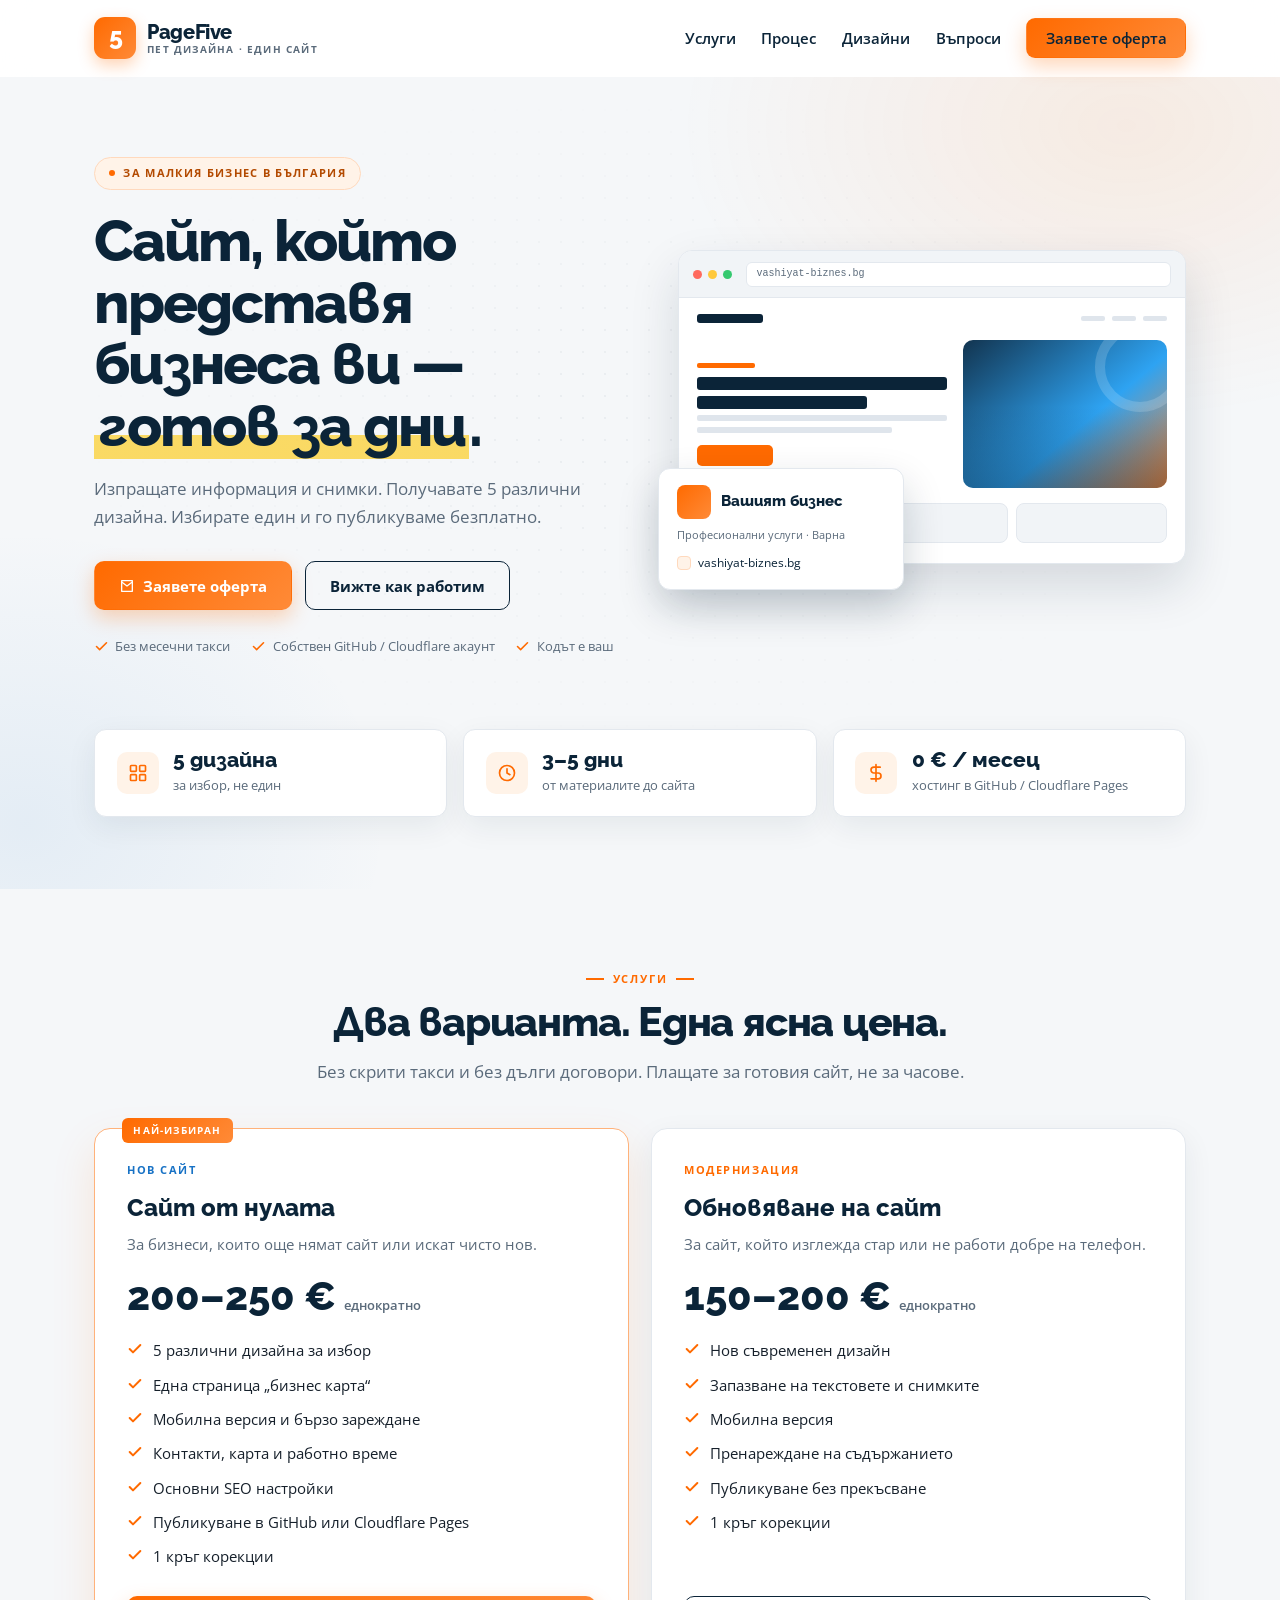
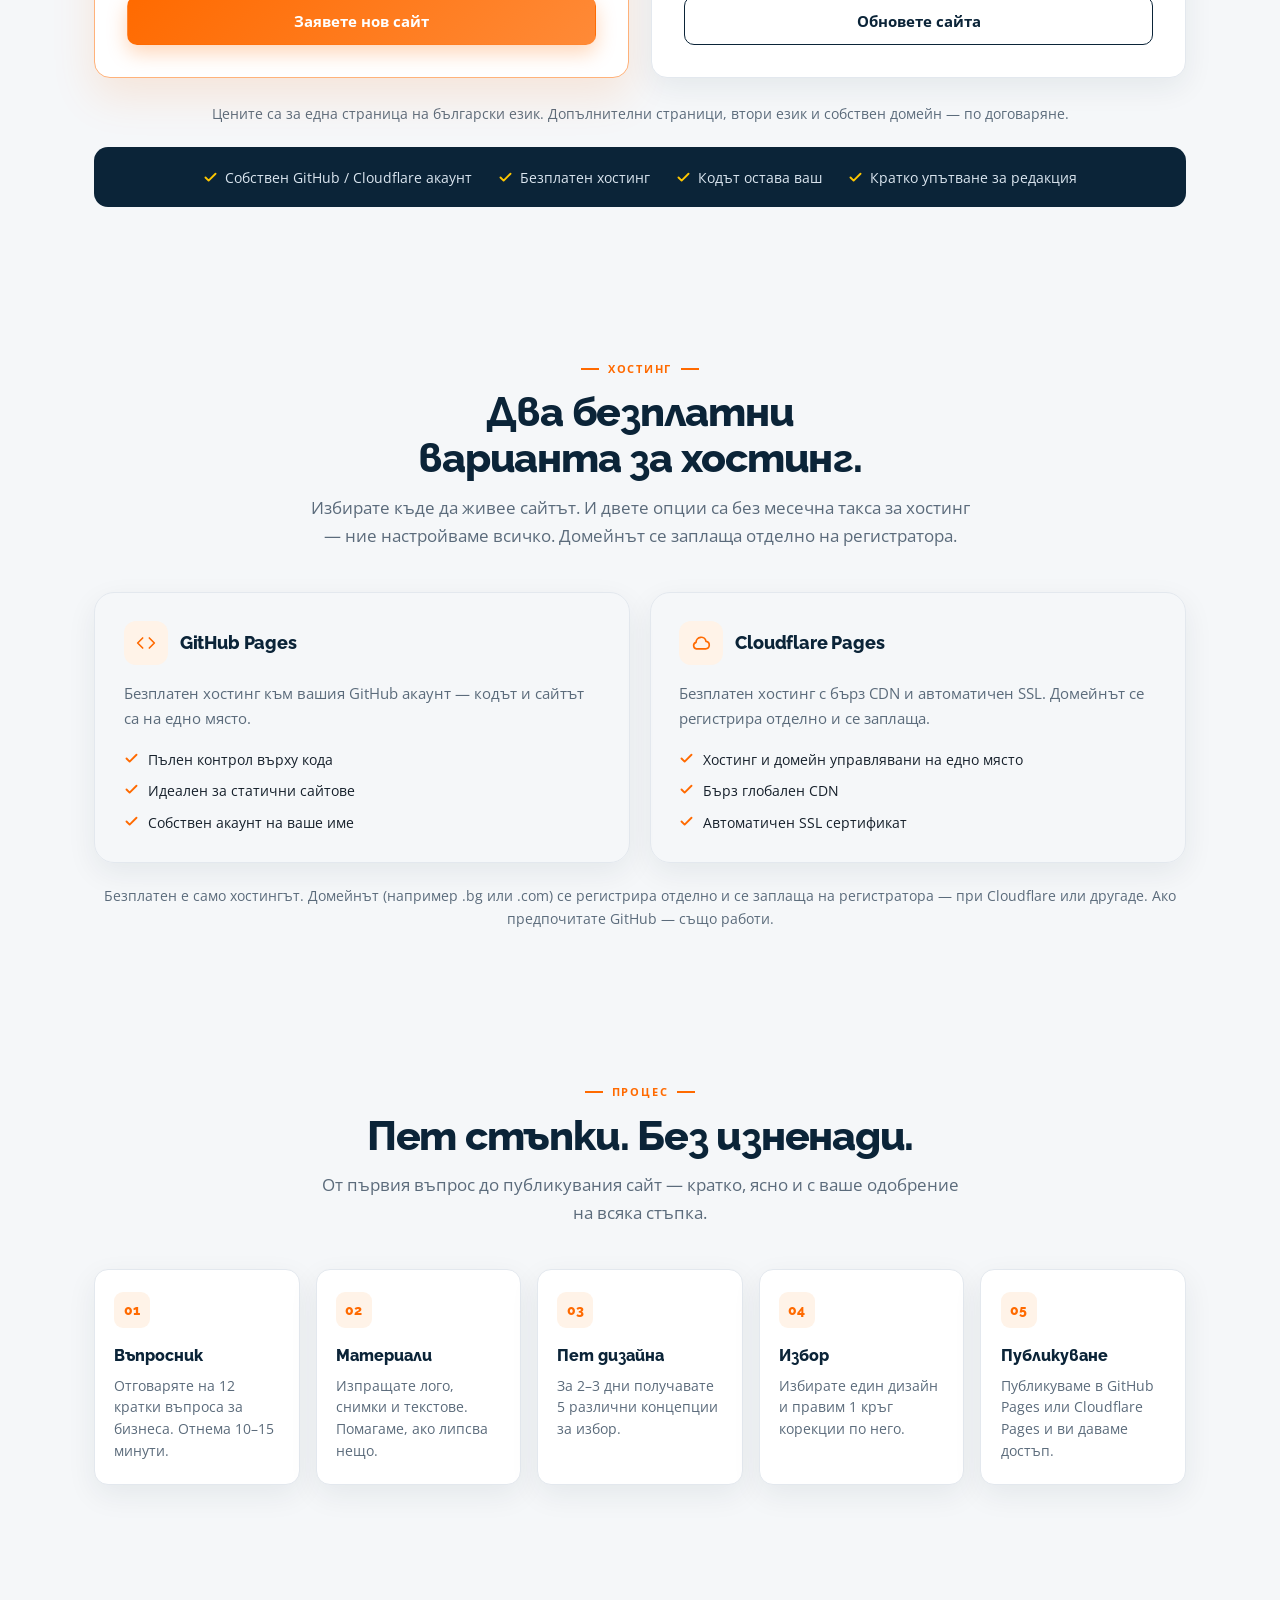
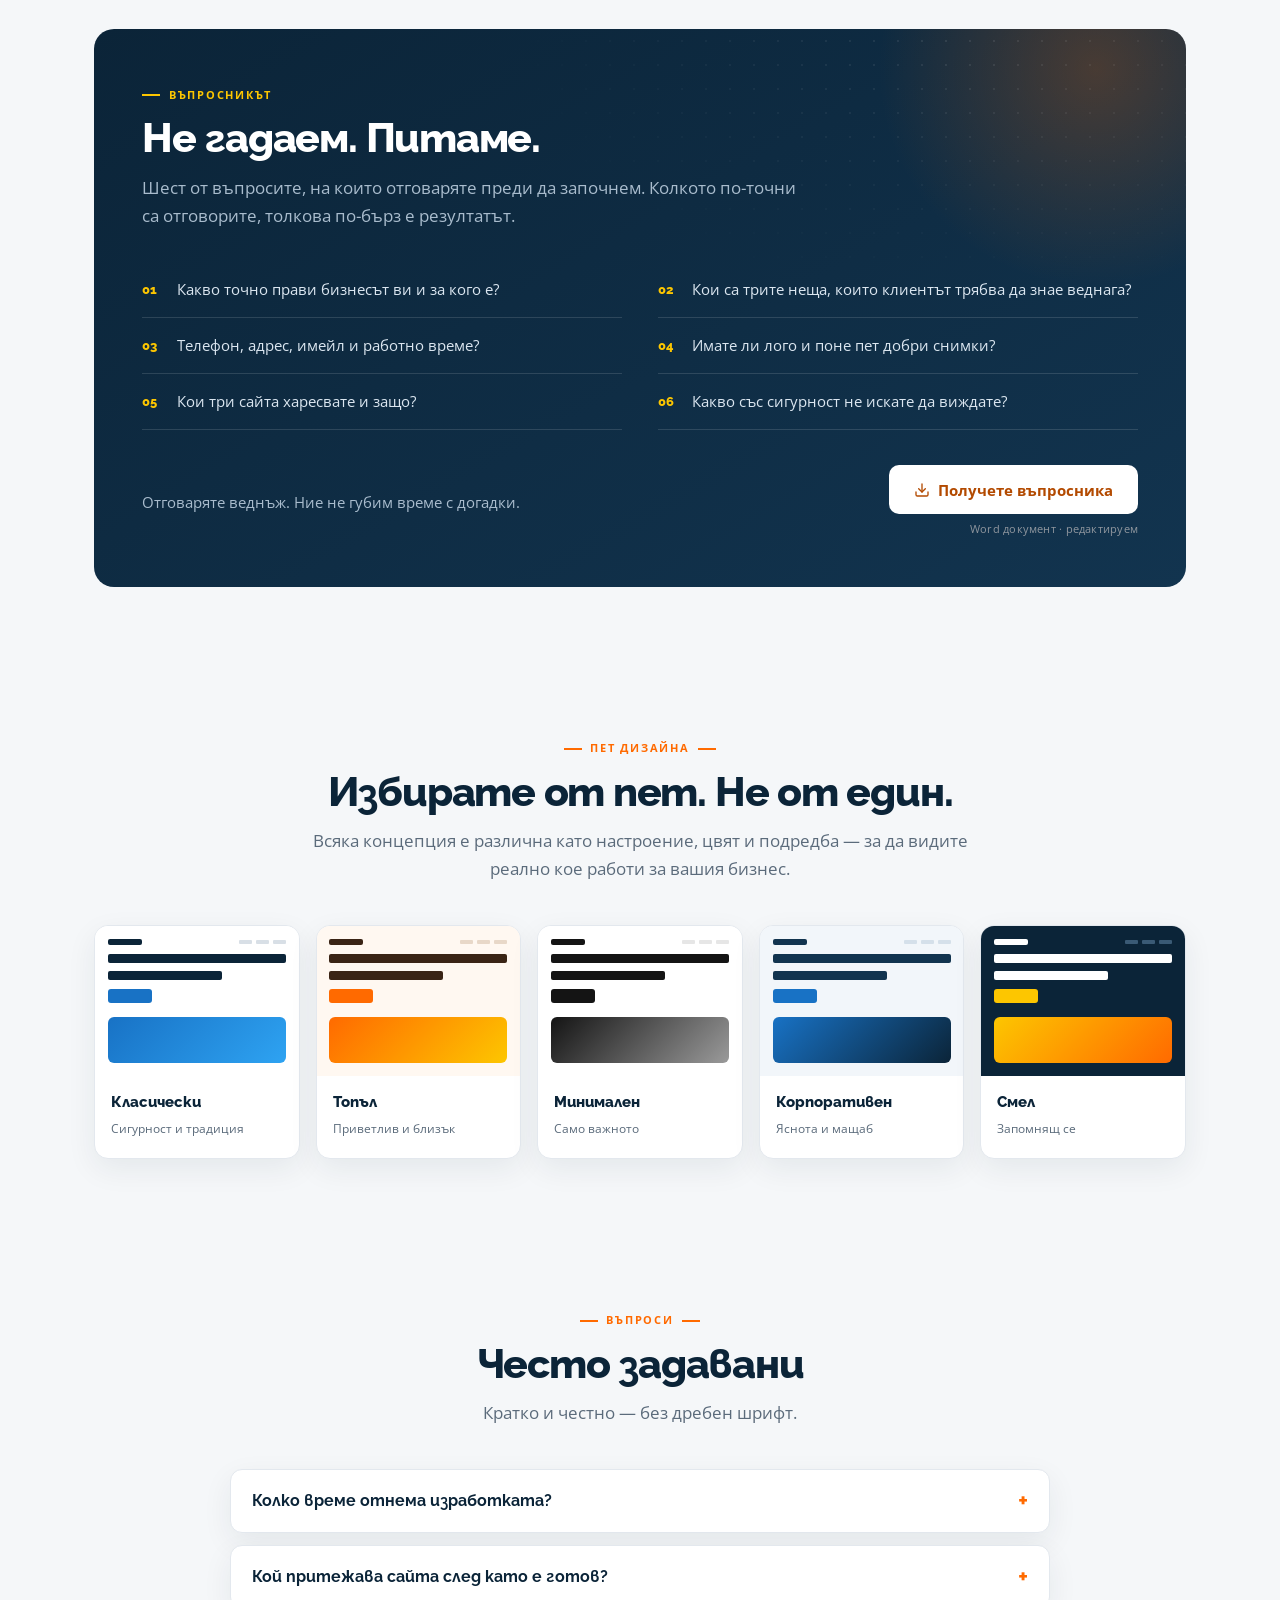
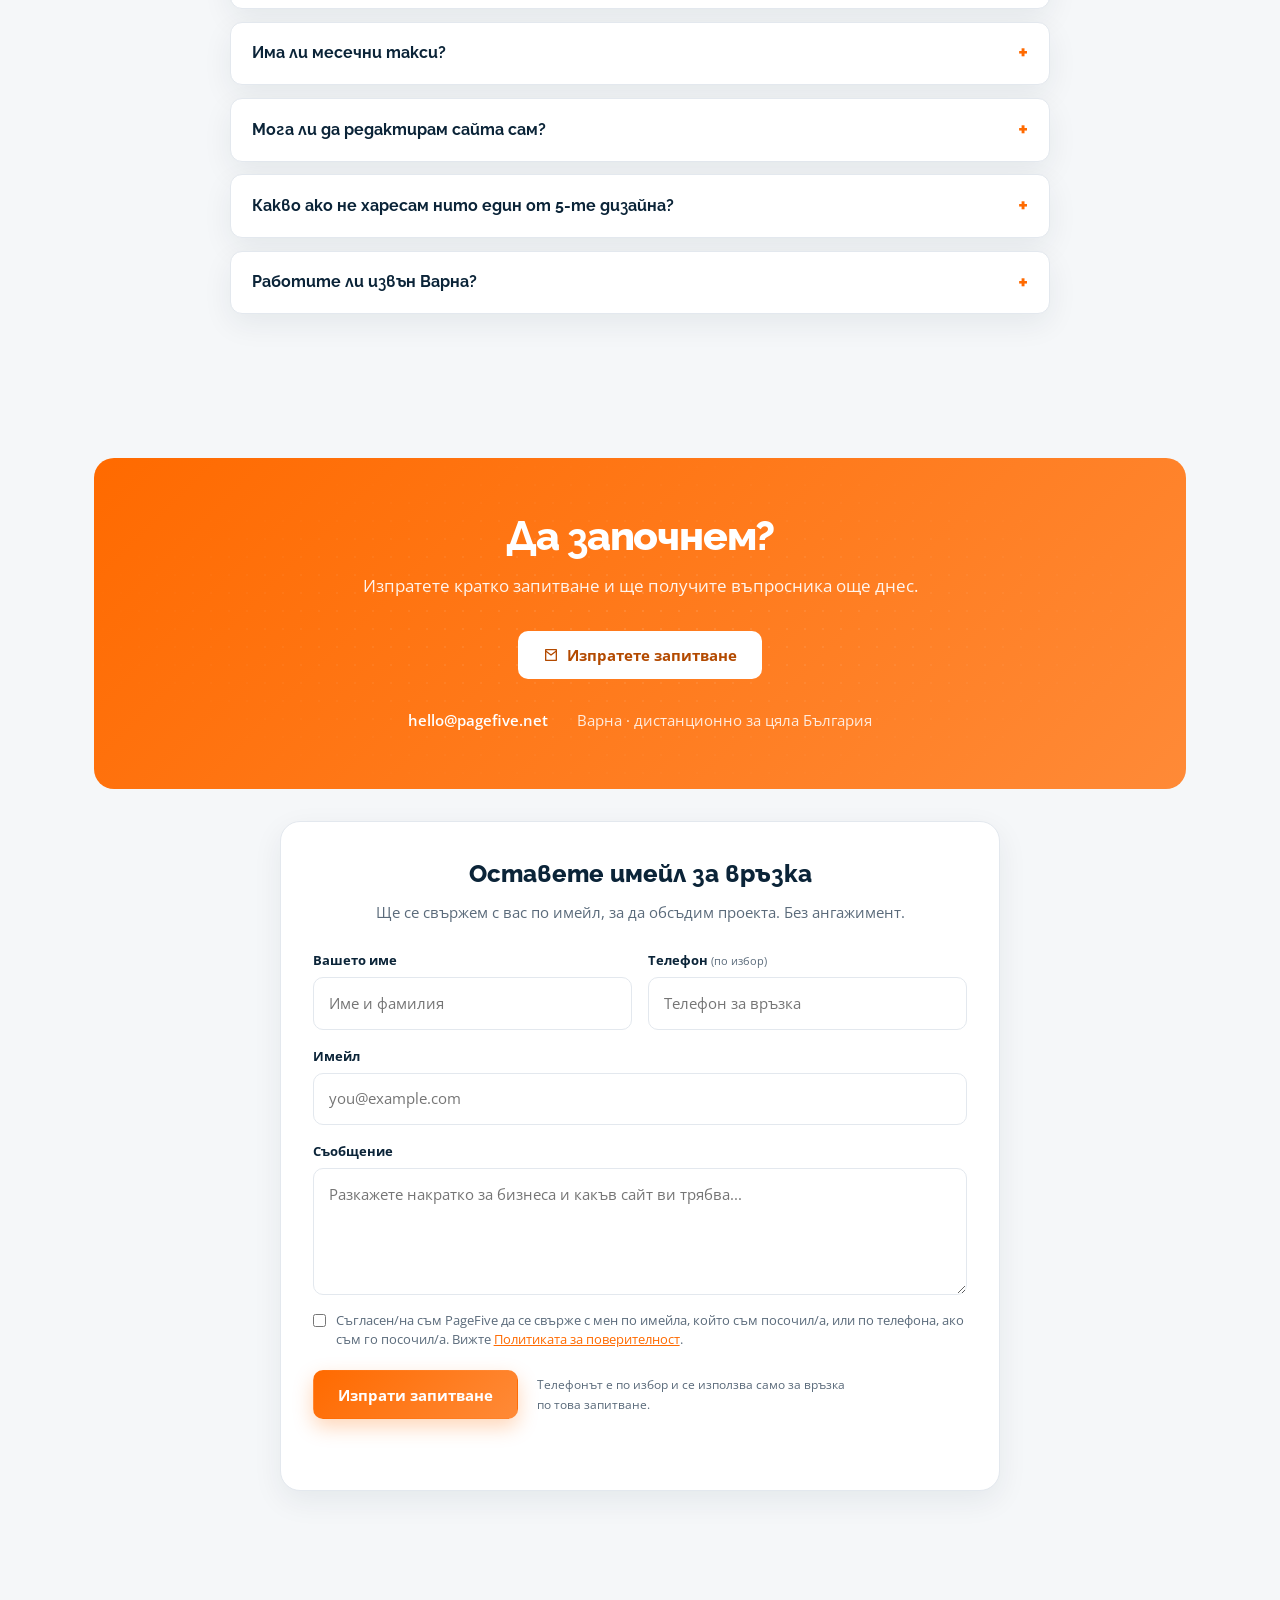
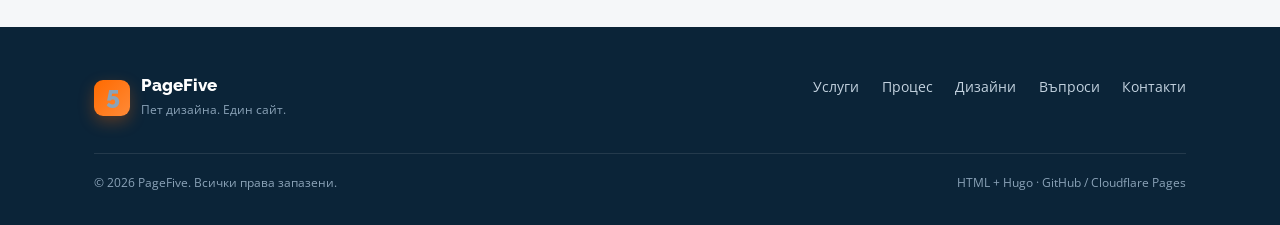
<file: index.html>
<!DOCTYPE html>
<html lang="bg">
<head>
    <meta charset="UTF-8">
    <meta name="viewport" content="width=device-width, initial-scale=1.0">
    <meta name="description" content="PageFive — бизнес сайт за малкия бизнес: 5 дизайна за избор, готов за 3–5 дни, безплатен хостинг в GitHub Pages или Cloudflare Pages. Нов сайт 200–250 €, модернизация 150–200 €.">
    <meta name="robots" content="index, follow, max-image-preview:large">
    <title>PageFive | Бизнес сайт за малкия бизнес</title>
    <link rel="icon" href="/assets/favicon.svg" type="image/svg+xml">
    <link rel="apple-touch-icon" href="/assets/apple-touch-icon.png">
    <meta property="og:type" content="website">
    <meta property="og:site_name" content="PageFive">
    <meta property="og:title" content="PageFive | Бизнес сайт за малкия бизнес">
    <meta property="og:description" content="Пет дизайна. Един сайт. Бизнес сайт за 3–5 дни с безплатен хостинг в GitHub Pages или Cloudflare Pages.">
    <meta property="og:url" content="https://pagefive.net/">
    <meta property="og:locale" content="bg_BG">
    <meta property="og:image" content="https://pagefive.net/assets/og-image.png">
    <meta property="og:image:width" content="1200">
    <meta property="og:image:height" content="630">
    <meta property="og:image:alt" content="PageFive — Пет дизайна. Един сайт. Бизнес сайт за малкия бизнес, готов за 3–5 дни.">
    <meta name="twitter:card" content="summary_large_image">
    <meta name="twitter:title" content="PageFive | Бизнес сайт за малкия бизнес">
    <meta name="twitter:description" content="Пет дизайна. Един сайт. Бизнес сайт за 3–5 дни с безплатен хостинг в GitHub Pages или Cloudflare Pages.">
    <meta name="twitter:image" content="https://pagefive.net/assets/og-image.png">
    <meta name="twitter:image:alt" content="PageFive — Пет дизайна. Един сайт. Бизнес сайт за малкия бизнес, готов за 3–5 дни.">
    <link rel="canonical" href="https://pagefive.net/">
    <link rel="preload" href="assets/fonts/opensans-cyrillic.woff2" as="font" type="font/woff2" crossorigin>
    <link rel="preload" href="assets/fonts/opensans-latin.woff2" as="font" type="font/woff2" crossorigin>
    <link rel="preload" href="assets/fonts/raleway-cyrillic.woff2" as="font" type="font/woff2" crossorigin>
    <link rel="preload" href="assets/fonts/raleway-latin.woff2" as="font" type="font/woff2" crossorigin>
    <link rel="stylesheet" href="assets/fonts.css">
    <style>
        :root {
            --navy: #0b2438;
            --navy-2: #12344f;
            --ink: #16202b;
            --muted: #5b6b7b;
            --line: #e3e8ee;
            --bg: #f5f7f9;
            --white: #ffffff;
            --orange: #ff6a00;
            --orange-2: #ff8a37;
            --orange-soft: #fff3e8;
            --blue: #1872c5;
            --blue-2: #2ea3f2;
            --yellow: #fdc600;
            --radius: 14px;
            --shadow: 0 10px 30px rgba(11, 36, 56, 0.07);
            --shadow-lg: 0 22px 50px rgba(11, 36, 56, 0.14);
            --font-head: 'Raleway', -apple-system, BlinkMacSystemFont, 'Segoe UI', sans-serif;
            --font-body: 'Open Sans', -apple-system, BlinkMacSystemFont, 'Segoe UI', sans-serif;
            --mono: ui-monospace, 'Cascadia Code', Consolas, monospace;
            --ease: cubic-bezier(0.22, 1, 0.36, 1);
        }

        * { margin: 0; padding: 0; box-sizing: border-box; }

        html {
            scroll-behavior: smooth;
            overflow-x: hidden;
            overflow-x: clip;
        }

        body {
            font-family: var(--font-body);
            line-height: 1.65;
            color: var(--ink);
            background: var(--bg);
            -webkit-font-smoothing: antialiased;
            overflow-x: hidden;
            overflow-x: clip;
        }

        .wrap {
            max-width: 1140px;
            margin: 0 auto;
            padding: 0 1.5rem;
        }

        /* ---------- Buttons ---------- */
        .btn {
            display: inline-flex;
            align-items: center;
            justify-content: center;
            gap: 0.5rem;
            padding: 0.9rem 1.5rem;
            border-radius: 10px;
            font-family: var(--font-body);
            font-weight: 700;
            font-size: 0.9375rem;
            line-height: 1.2;
            text-decoration: none;
            border: 1px solid transparent;
            cursor: pointer;
            transition: transform 0.2s var(--ease), box-shadow 0.2s ease, background 0.2s ease, color 0.2s ease;
        }
        .btn-orange {
            background: linear-gradient(135deg, var(--orange), var(--orange-2));
            color: #fff;
            box-shadow: 0 8px 20px rgba(255, 106, 0, 0.28);
        }
        .btn-orange:hover {
            transform: translateY(-2px);
            box-shadow: 0 12px 28px rgba(255, 106, 0, 0.38);
        }
        .btn-outline {
            border-color: var(--navy);
            color: var(--navy);
            background: transparent;
        }
        .btn-outline:hover {
            background: var(--navy);
            color: #fff;
            transform: translateY(-2px);
        }
        .btn-white {
            background: #fff;
            color: #b34a00;
        }
        .btn-white:hover {
            transform: translateY(-2px);
            box-shadow: 0 12px 28px rgba(0, 0, 0, 0.16);
        }
        .btn-sm {
            padding: 0.65rem 1.1rem;
            font-size: 0.875rem;
        }

        /* ---------- Nav ---------- */
        .nav {
            position: sticky;
            top: 0;
            z-index: 50;
            background: rgba(255, 255, 255, 0.92);
            backdrop-filter: blur(14px) saturate(160%);
            -webkit-backdrop-filter: blur(14px) saturate(160%);
            border-bottom: 1px solid transparent;
            transition: border-color 0.25s ease, box-shadow 0.25s ease;
        }
        .nav.scrolled {
            border-bottom-color: var(--line);
            box-shadow: 0 6px 24px rgba(11, 36, 56, 0.06);
        }
        .nav-inner {
            display: flex;
            align-items: center;
            justify-content: space-between;
            gap: 1rem;
            height: 76px;
        }
        .brand {
            display: inline-flex;
            align-items: center;
            gap: 0.7rem;
            text-decoration: none;
        }
        .brand-mark {
            width: 42px;
            height: 42px;
            border-radius: 11px;
            background: linear-gradient(135deg, var(--orange), var(--orange-2));
            display: grid;
            place-items: center;
            color: #fff;
            box-shadow: 0 6px 16px rgba(255, 106, 0, 0.3);
            flex-shrink: 0;
        }
        .brand-mark.brand-five {
            font-family: var(--font-head);
            font-weight: 800;
            font-size: 1.55rem;
            line-height: 1;
            letter-spacing: -0.05em;
            padding-bottom: 2px;
        }
        .brand-text { display: flex; flex-direction: column; line-height: 1.15; }
        .brand-name {
            font-family: var(--font-head);
            font-weight: 800;
            font-size: 1.25rem;
            letter-spacing: -0.02em;
            color: var(--navy);
        }
        .brand-sub {
            font-size: 0.625rem;
            font-weight: 700;
            letter-spacing: 0.12em;
            text-transform: uppercase;
            color: var(--muted);
        }
        .nav-links { display: flex; align-items: center; gap: 1.6rem; }
        .nav-links a {
            color: var(--navy);
            text-decoration: none;
            font-size: 0.9375rem;
            font-weight: 600;
            position: relative;
            transition: color 0.2s ease;
        }
        .nav-links a::after {
            content: '';
            position: absolute;
            left: 0;
            bottom: -6px;
            width: 0;
            height: 2px;
            background: var(--orange);
            transition: width 0.25s var(--ease);
        }
        .nav-links a:hover { color: var(--orange); }
        .nav-links a:hover::after { width: 100%; }
        .nav-links .nav-cta { padding: 0.65rem 1.15rem; border-radius: 9px; }
        .nav-links .nav-cta::after { display: none; }
        /* ---------- Hero ---------- */
        .hero {
            position: relative;
            padding: 5rem 0 4.5rem;
            overflow: hidden;
        }
        .hero::before {
            content: '';
            position: absolute;
            inset: 0;
            background:
                radial-gradient(640px 420px at 88% 6%, rgba(255, 106, 0, 0.09), transparent 70%),
                radial-gradient(520px 420px at 2% 92%, rgba(24, 114, 197, 0.08), transparent 70%);
            pointer-events: none;
        }
        .hero::after {
            content: '';
            position: absolute;
            inset: 0;
            background-image: radial-gradient(rgba(11, 36, 56, 0.1) 1px, transparent 1px);
            background-size: 22px 22px;
            mask-image: radial-gradient(ellipse 62% 58% at 50% 42%, #000 10%, transparent 76%);
            -webkit-mask-image: radial-gradient(ellipse 62% 58% at 50% 42%, #000 10%, transparent 76%);
            opacity: 0.45;
            pointer-events: none;
        }
        .hero-grid {
            position: relative;
            z-index: 1;
            display: grid;
            grid-template-columns: 1.02fr 0.98fr;
            gap: 3.5rem;
            align-items: center;
        }
        .eyebrow {
            display: inline-flex;
            align-items: center;
            gap: 0.5rem;
            background: var(--orange-soft);
            color: #b34a00;
            border: 1px solid #ffd9bd;
            padding: 0.4rem 0.9rem;
            border-radius: 999px;
            font-size: 0.6875rem;
            font-weight: 700;
            letter-spacing: 0.12em;
            text-transform: uppercase;
        }
        .eyebrow i {
            width: 6px;
            height: 6px;
            border-radius: 50%;
            background: var(--orange);
            box-shadow: 0 0 0 0 rgba(255, 106, 0, 0.5);
            animation: pulse 2.4s ease-out infinite;
        }
        @keyframes pulse {
            0% { box-shadow: 0 0 0 0 rgba(255, 106, 0, 0.5); }
            70% { box-shadow: 0 0 0 8px rgba(255, 106, 0, 0); }
            100% { box-shadow: 0 0 0 0 rgba(255, 106, 0, 0); }
        }
        h1 {
            font-family: var(--font-head);
            font-size: clamp(2.35rem, 4.5vw, 3.85rem);
            font-weight: 800;
            line-height: 1.07;
            letter-spacing: -0.035em;
            color: var(--navy);
            margin: 1.25rem 0 1.15rem;
            text-wrap: balance;
        }
        h1 .hl {
            background: linear-gradient(transparent 64%, rgba(253, 198, 0, 0.6) 64%);
            padding: 0 0.06em;
        }
        .hero-sub {
            color: var(--muted);
            font-size: 1.0625rem;
            max-width: 520px;
            margin-bottom: 1.9rem;
        }
        .hero-actions { display: flex; gap: 0.8rem; flex-wrap: wrap; }
        .hero-note {
            margin-top: 1.6rem;
            display: flex;
            flex-wrap: wrap;
            gap: 0.5rem 1.3rem;
            color: var(--muted);
            font-size: 0.8125rem;
        }
        .hero-note span { display: inline-flex; align-items: center; gap: 0.4rem; }
        .hero-note svg { color: var(--orange); flex-shrink: 0; }

        /* ---------- Browser mockup ---------- */
        .mock-wrap { position: relative; }
        .browser {
            background: #fff;
            border: 1px solid var(--line);
            border-radius: 14px;
            box-shadow: var(--shadow-lg);
            overflow: hidden;
        }
        .browser-bar {
            display: flex;
            align-items: center;
            gap: 6px;
            padding: 0.65rem 0.85rem;
            background: #f1f4f7;
            border-bottom: 1px solid var(--line);
        }
        .browser-bar i {
            width: 9px;
            height: 9px;
            border-radius: 50%;
            background: #d7dee6;
            flex-shrink: 0;
        }
        .browser-bar i:nth-child(1) { background: #ff6a5e; }
        .browser-bar i:nth-child(2) { background: #ffc93c; }
        .browser-bar i:nth-child(3) { background: #35c96f; }
        .browser-url {
            margin-left: 0.5rem;
            flex: 1;
            background: #fff;
            border: 1px solid var(--line);
            border-radius: 6px;
            padding: 0.2rem 0.6rem;
            font-family: var(--mono);
            font-size: 0.625rem;
            color: var(--muted);
            white-space: nowrap;
            overflow: hidden;
            text-overflow: ellipsis;
        }
        .mini { padding: 1rem 1.1rem 1.25rem; }
        .mini-nav {
            display: flex;
            align-items: center;
            justify-content: space-between;
            margin-bottom: 1.1rem;
        }
        .mini-logo { width: 66px; height: 9px; border-radius: 3px; background: var(--navy); }
        .mini-links { display: flex; gap: 7px; }
        .mini-links i { width: 24px; height: 5px; border-radius: 2px; background: #dfe5ec; }
        .mini-hero {
            display: grid;
            grid-template-columns: 1fr 0.82fr;
            gap: 1rem;
            align-items: center;
        }
        .mini-kicker { width: 58px; height: 5px; border-radius: 2px; background: var(--orange); margin-bottom: 0.55rem; }
        .mini-h1 { height: 13px; border-radius: 3px; background: var(--navy); margin-bottom: 0.4rem; }
        .mini-h1.short { width: 68%; }
        .mini-p { height: 6px; border-radius: 2px; background: #dfe5ec; margin-bottom: 0.35rem; }
        .mini-p.short { width: 78%; }
        .mini-btn { width: 76px; height: 21px; border-radius: 5px; background: var(--orange); margin-top: 0.75rem; }
        .mini-photo {
            height: 148px;
            border-radius: 10px;
            background: linear-gradient(140deg, #12344f 0%, #2ea3f2 58%, #ff8a37 100%);
            position: relative;
            overflow: hidden;
        }
        .mini-photo::after {
            content: '';
            position: absolute;
            inset: 0;
            background: linear-gradient(180deg, transparent 45%, rgba(11, 36, 56, 0.4));
        }
        .mini-photo::before {
            content: '';
            position: absolute;
            width: 70px;
            height: 70px;
            border-radius: 50%;
            border: 10px solid rgba(255, 255, 255, 0.16);
            right: -18px;
            top: -18px;
        }
        .mini-cards { display: grid; grid-template-columns: repeat(3, 1fr); gap: 0.55rem; margin-top: 0.9rem; }
        .mini-cards i { height: 40px; border-radius: 8px; background: #f1f4f7; border: 1px solid var(--line); }
        .biz-card {
            position: absolute;
            left: -20px;
            bottom: -26px;
            width: 246px;
            background: #fff;
            border: 1px solid var(--line);
            border-radius: 12px;
            box-shadow: 0 18px 40px rgba(11, 36, 56, 0.2);
            padding: 1rem 1.1rem;
        }
        .bc-top { display: flex; align-items: center; gap: 0.6rem; margin-bottom: 0.45rem; }
        .bc-logo {
            width: 34px;
            height: 34px;
            border-radius: 8px;
            background: linear-gradient(135deg, var(--orange), var(--orange-2));
            flex-shrink: 0;
        }
        .bc-name {
            font-family: var(--font-head);
            font-weight: 800;
            font-size: 0.9375rem;
            line-height: 1.15;
            color: var(--navy);
        }
        .bc-role { font-size: 0.6875rem; color: var(--muted); margin-bottom: 0.55rem; }
        .bc-row {
            display: flex;
            align-items: center;
            gap: 0.45rem;
            font-size: 0.75rem;
            color: var(--navy);
            margin-top: 0.28rem;
        }
        .bc-row i {
            width: 14px;
            height: 14px;
            border-radius: 4px;
            background: var(--orange-soft);
            border: 1px solid #ffd9bd;
            flex-shrink: 0;
        }

        /* ---------- Stats ---------- */
        .stats {
            position: relative;
            z-index: 2;
            display: grid;
            grid-template-columns: repeat(3, 1fr);
            gap: 1rem;
            margin-top: 4.5rem;
        }
        .stat {
            background: #fff;
            border: 1px solid var(--line);
            border-radius: 12px;
            padding: 1.15rem 1.35rem;
            display: flex;
            align-items: center;
            gap: 0.9rem;
            box-shadow: var(--shadow);
        }
        .stat-icon {
            width: 42px;
            height: 42px;
            border-radius: 10px;
            background: var(--orange-soft);
            color: var(--orange);
            display: grid;
            place-items: center;
            flex-shrink: 0;
        }
        .stat b {
            display: block;
            font-family: var(--font-head);
            font-size: 1.3rem;
            font-weight: 800;
            line-height: 1.1;
            color: var(--navy);
        }
        .stat span { font-size: 0.8125rem; color: var(--muted); }

        /* ---------- Sections ---------- */
        section { padding: 4.5rem 0; }
        .sec-head { max-width: 660px; margin-bottom: 2.6rem; }
        .sec-head.center { margin-left: auto; margin-right: auto; text-align: center; }
        .kicker {
            display: inline-flex;
            align-items: center;
            gap: 0.55rem;
            font-size: 0.6875rem;
            font-weight: 800;
            letter-spacing: 0.16em;
            text-transform: uppercase;
            color: var(--orange);
            margin-bottom: 0.75rem;
        }
        .kicker::before { content: ''; width: 18px; height: 2px; background: var(--orange); }
        .sec-head.center .kicker::after { content: ''; width: 18px; height: 2px; background: var(--orange); }
        h2 {
            font-family: var(--font-head);
            font-size: clamp(1.8rem, 3.4vw, 2.55rem);
            font-weight: 800;
            line-height: 1.12;
            letter-spacing: -0.03em;
            color: var(--navy);
            margin-bottom: 0.75rem;
            text-wrap: balance;
        }
        .sec-desc { color: var(--muted); font-size: 1.0625rem; }

        /* ---------- Packages ---------- */
        .packages {
            display: grid;
            grid-template-columns: repeat(2, 1fr);
            gap: 1.4rem;
            align-items: stretch;
        }
        .package {
            position: relative;
            display: flex;
            flex-direction: column;
            background: #fff;
            border: 1px solid var(--line);
            border-radius: 16px;
            padding: 2rem;
            box-shadow: var(--shadow);
            transition: transform 0.25s var(--ease), box-shadow 0.25s ease;
        }
        .package:hover { transform: translateY(-4px); box-shadow: var(--shadow-lg); }
        .package.featured { border-color: #ffb27a; box-shadow: 0 18px 44px rgba(255, 106, 0, 0.13); }
        .package.featured::before {
            content: 'НАЙ-ИЗБИРАН';
            position: absolute;
            top: -11px;
            left: 1.7rem;
            background: linear-gradient(135deg, var(--orange), var(--orange-2));
            color: #fff;
            font-size: 0.625rem;
            font-weight: 800;
            letter-spacing: 0.12em;
            padding: 0.28rem 0.7rem;
            border-radius: 6px;
        }
        .pkg-tag {
            font-size: 0.6875rem;
            font-weight: 800;
            letter-spacing: 0.14em;
            text-transform: uppercase;
            color: var(--blue);
            margin-bottom: 0.55rem;
        }
        .package h3 {
            font-family: var(--font-head);
            font-size: 1.5rem;
            font-weight: 800;
            color: var(--navy);
            margin-bottom: 0.3rem;
        }
        .pkg-desc { color: var(--muted); font-size: 0.9375rem; margin-bottom: 1.2rem; }
        .pkg-price {
            font-family: var(--font-head);
            font-size: 2.5rem;
            font-weight: 800;
            line-height: 1;
            color: var(--navy);
            display: flex;
            align-items: baseline;
            gap: 0.5rem;
        }
        .pkg-price small {
            font-family: var(--font-body);
            font-size: 0.8125rem;
            font-weight: 600;
            color: var(--muted);
            letter-spacing: 0;
        }
        .pkg-list {
            list-style: none;
            display: grid;
            gap: 0.6rem;
            margin: 1.4rem 0 1.7rem;
        }
        .pkg-list li {
            display: flex;
            align-items: flex-start;
            gap: 0.6rem;
            font-size: 0.9375rem;
            color: var(--ink);
        }
        .pkg-list svg { flex-shrink: 0; color: var(--orange); margin-top: 3px; }
        .package .btn { margin-top: auto; }
        .pkg-note {
            margin-top: 1.5rem;
            color: var(--muted);
            font-size: 0.875rem;
            text-align: center;
        }
        .included {
            margin-top: 1.4rem;
            background: var(--navy);
            color: #dbe6f0;
            border-radius: 14px;
            padding: 1.15rem 1.6rem;
            display: flex;
            flex-wrap: wrap;
            align-items: center;
            justify-content: center;
            gap: 0.7rem 1.6rem;
            font-size: 0.875rem;
        }
        .included span { display: inline-flex; align-items: center; gap: 0.45rem; }
        .included svg { color: var(--yellow); flex-shrink: 0; }

        /* ---------- Process ---------- */
        .steps {
            display: grid;
            grid-template-columns: repeat(5, 1fr);
            gap: 1rem;
        }
        .step {
            background: #fff;
            border: 1px solid var(--line);
            border-radius: 14px;
            padding: 1.4rem 1.2rem;
            box-shadow: var(--shadow);
            transition: transform 0.25s var(--ease), border-color 0.25s ease;
        }
        .step:hover { transform: translateY(-4px); border-color: #ffd0ae; }
        .step-num {
            width: 36px;
            height: 36px;
            border-radius: 9px;
            background: var(--orange-soft);
            color: var(--orange);
            display: grid;
            place-items: center;
            font-family: var(--font-head);
            font-weight: 800;
            font-size: 0.875rem;
            margin-bottom: 0.9rem;
        }
        .step h3 {
            font-family: var(--font-head);
            font-size: 1rem;
            font-weight: 800;
            color: var(--navy);
            margin-bottom: 0.35rem;
        }
        .step p { font-size: 0.875rem; color: var(--muted); line-height: 1.55; }

        /* ---------- Questionnaire ---------- */
        .q-panel {
            position: relative;
            overflow: hidden;
            background: linear-gradient(150deg, #0b2438, #12344f);
            border-radius: 20px;
            padding: 3rem;
            color: #fff;
        }
        .q-panel::before {
            content: '';
            position: absolute;
            width: 440px;
            height: 440px;
            border-radius: 50%;
            background: radial-gradient(circle, rgba(255, 106, 0, 0.24), transparent 70%);
            top: -180px;
            right: -130px;
            pointer-events: none;
        }
        .q-panel::after {
            content: '';
            position: absolute;
            inset: 0;
            background-image: radial-gradient(rgba(255, 255, 255, 0.09) 1px, transparent 1px);
            background-size: 24px 24px;
            mask-image: radial-gradient(ellipse 60% 70% at 80% 0%, #000, transparent 72%);
            -webkit-mask-image: radial-gradient(ellipse 60% 70% at 80% 0%, #000, transparent 72%);
            pointer-events: none;
        }
        .q-panel > * { position: relative; z-index: 1; }
        .q-panel h2 { color: #fff; }
        .q-panel .kicker { color: var(--yellow); }
        .q-panel .kicker::before { background: var(--yellow); }
        .q-panel .sec-desc { color: #a9bccd; }
        .q-grid {
            display: grid;
            grid-template-columns: repeat(2, 1fr);
            gap: 0 2.2rem;
            margin: 2rem 0 2.2rem;
        }
        .q-item {
            display: flex;
            align-items: flex-start;
            gap: 0.8rem;
            padding: 0.95rem 0;
            border-bottom: 1px solid rgba(255, 255, 255, 0.13);
        }
        .q-num {
            font-family: var(--font-head);
            font-weight: 800;
            font-size: 0.8125rem;
            color: var(--yellow);
            flex-shrink: 0;
            width: 22px;
            padding-top: 2px;
        }
        .q-item p { font-size: 0.9375rem; color: #dbe6f0; }
        .q-foot {
            display: flex;
            align-items: center;
            justify-content: space-between;
            gap: 1.2rem;
            flex-wrap: wrap;
        }
        .q-foot p { color: #a9bccd; font-size: 0.9375rem; }
        .q-cta {
            display: flex;
            flex-direction: column;
            align-items: flex-end;
            gap: 0.4rem;
        }
        .q-cta small {
            font-size: 0.6875rem;
            color: #8f969e;
            letter-spacing: 0.02em;
        }

        /* ---------- Themes ---------- */
        .themes {
            display: grid;
            grid-template-columns: repeat(5, 1fr);
            gap: 1rem;
        }
        .theme {
            background: #fff;
            border: 1px solid var(--line);
            border-radius: 14px;
            overflow: hidden;
            box-shadow: var(--shadow);
            transition: transform 0.25s var(--ease), box-shadow 0.25s ease;
        }
        .theme:hover { transform: translateY(-5px); box-shadow: var(--shadow-lg); }
        .theme-mock {
            height: 150px;
            padding: 0.8rem;
            display: flex;
            flex-direction: column;
            background: var(--t-bg);
        }
        .t-nav { display: flex; align-items: center; justify-content: space-between; }
        .t-logo { width: 34px; height: 6px; border-radius: 2px; background: var(--t-ink); }
        .t-links { display: flex; gap: 4px; }
        .t-links i { width: 13px; height: 4px; border-radius: 1px; background: var(--t-muted); }
        .t-h { height: 9px; border-radius: 2px; background: var(--t-ink); margin-top: 0.55rem; }
        .t-h.short { width: 64%; }
        .t-btn { width: 44px; height: 14px; border-radius: 3px; background: var(--t-accent); margin-top: 0.55rem; }
        .t-img {
            margin-top: auto;
            height: 46px;
            border-radius: 6px;
            background: linear-gradient(135deg, var(--t-accent), var(--t-accent2));
        }
        .theme-body { padding: 0.85rem 1rem 1.05rem; }
        .theme-body b {
            display: block;
            font-family: var(--font-head);
            font-size: 0.9375rem;
            font-weight: 800;
            color: var(--navy);
        }
        .theme-body span { font-size: 0.75rem; color: var(--muted); }
        .theme-1 { --t-bg: #ffffff; --t-ink: #0b2438; --t-muted: #d8dfe6; --t-accent: #1872c5; --t-accent2: #2ea3f2; }
        .theme-2 { --t-bg: #fff8f1; --t-ink: #3a2415; --t-muted: #e8d8c8; --t-accent: #ff6a00; --t-accent2: #fdc600; }
        .theme-3 { --t-bg: #ffffff; --t-ink: #141414; --t-muted: #e6e6e6; --t-accent: #141414; --t-accent2: #9a9a9a; }
        .theme-4 { --t-bg: #f2f6fa; --t-ink: #12344f; --t-muted: #d5e0ea; --t-accent: #1872c5; --t-accent2: #0b2438; }
        .theme-5 { --t-bg: #0b2438; --t-ink: #ffffff; --t-muted: #3a5a75; --t-accent: #fdc600; --t-accent2: #ff6a00; }

        /* ---------- Hosting ---------- */
        .hosting-grid {
            display: grid;
            grid-template-columns: repeat(2, 1fr);
            gap: 1.2rem;
        }
        .host-card {
            background: var(--surface);
            border: 1px solid var(--line);
            border-radius: 20px;
            padding: 1.8rem;
            box-shadow: var(--shadow);
            transition: transform 0.3s var(--ease), box-shadow 0.3s ease, border-color 0.3s ease;
        }
        .host-card:hover {
            transform: translateY(-4px);
            box-shadow: var(--shadow-lg);
            border-color: #f3c6b6;
        }
        .host-top {
            display: flex;
            align-items: center;
            gap: 0.75rem;
            margin-bottom: 1rem;
        }
        .host-icon {
            width: 44px;
            height: 44px;
            border-radius: 12px;
            background: var(--orange-soft);
            color: var(--orange);
            display: grid;
            place-items: center;
            flex-shrink: 0;
        }
        .host-name {
            font-family: var(--font-head);
            font-size: 1.15rem;
            font-weight: 800;
            letter-spacing: -0.01em;
            color: var(--navy);
        }
        .host-card p {
            color: var(--muted);
            font-size: 0.9375rem;
            line-height: 1.65;
        }
        .host-list {
            list-style: none;
            display: grid;
            gap: 0.5rem;
            margin-top: 1.1rem;
        }
        .host-list li {
            display: flex;
            align-items: flex-start;
            gap: 0.55rem;
            font-size: 0.875rem;
            color: var(--ink);
        }
        .host-list svg {
            color: var(--orange);
            flex-shrink: 0;
            margin-top: 3px;
        }
        .host-note {
            margin-top: 1.3rem;
            text-align: center;
            color: var(--muted);
            font-size: 0.875rem;
        }

        /* ---------- FAQ ---------- */
        .faq {
            max-width: 820px;
            margin: 0 auto;
            display: grid;
            gap: 0.8rem;
        }
        .faq details {
            background: #fff;
            border: 1px solid var(--line);
            border-radius: 12px;
            box-shadow: var(--shadow);
            overflow: hidden;
        }
        .faq summary {
            list-style: none;
            cursor: pointer;
            padding: 1.1rem 1.3rem;
            font-family: var(--font-head);
            font-weight: 700;
            font-size: 1rem;
            color: var(--navy);
            display: flex;
            align-items: center;
            justify-content: space-between;
            gap: 1rem;
        }
        .faq summary::-webkit-details-marker { display: none; }
        .faq summary::after {
            content: '+';
            font-size: 1.5rem;
            line-height: 1;
            color: var(--orange);
            transition: transform 0.2s ease;
        }
        .faq details[open] summary::after { transform: rotate(45deg); }
        .faq details p { padding: 0 1.3rem 1.2rem; color: var(--muted); font-size: 0.9375rem; }

        /* ---------- CTA ---------- */
        .cta {
            position: relative;
            overflow: hidden;
            background: linear-gradient(135deg, #ff6a00, #ff8a37);
            border-radius: 20px;
            padding: 3.5rem 2rem;
            text-align: center;
            color: #fff;
        }
        .cta::before {
            content: '';
            position: absolute;
            inset: 0;
            background-image: radial-gradient(rgba(255, 255, 255, 0.2) 1px, transparent 1px);
            background-size: 18px 18px;
            mask-image: radial-gradient(ellipse 70% 70% at 50% 50%, #000, transparent 78%);
            -webkit-mask-image: radial-gradient(ellipse 70% 70% at 50% 50%, #000, transparent 78%);
            opacity: 0.55;
            pointer-events: none;
        }
        .cta > * { position: relative; z-index: 1; }
        .cta h2 { color: #fff; }
        .cta p { color: rgba(255, 255, 255, 0.92); margin-bottom: 1.9rem; font-size: 1.0625rem; }
        .cta-actions { display: flex; gap: 0.8rem; justify-content: center; flex-wrap: wrap; }
        .contact-row {
            display: flex;
            justify-content: center;
            flex-wrap: wrap;
            gap: 0.6rem 1.8rem;
            margin-top: 1.8rem;
            font-size: 0.9375rem;
        }
        .contact-row a {
            color: #fff;
            text-decoration: none;
            font-weight: 600;
            display: inline-flex;
            align-items: center;
            gap: 0.45rem;
        }
        .contact-row a:hover { text-decoration: underline; }

        .contact-form-wrap {
            max-width: 720px;
            margin: 2rem auto 0;
            padding: 2rem;
            background: var(--white);
            border: 1px solid var(--line);
            border-radius: 20px;
            box-shadow: var(--shadow);
            text-align: left;
        }
        .contact-form-head { text-align: center; margin-bottom: 1.6rem; }
        .contact-form-head h3 {
            font-family: var(--font-head);
            font-size: 1.5rem;
            font-weight: 800;
            color: var(--navy);
            margin-bottom: 0.4rem;
        }
        .contact-form-head p { color: var(--muted); font-size: 0.9375rem; }
        .contact-form { display: grid; gap: 1rem; }
        .form-grid { display: grid; grid-template-columns: 1fr 1fr; gap: 1rem; }
        .form-field {
            display: grid;
            gap: 0.35rem;
            font-size: 0.8125rem;
            font-weight: 700;
            color: var(--navy);
        }
        .form-field small { font-weight: 400; color: var(--muted); }
        .form-field input,
        .form-field textarea {
            width: 100%;
            font: inherit;
            font-weight: 400;
            font-size: 0.9375rem;
            color: var(--ink);
            background: var(--white);
            border: 1px solid var(--line);
            border-radius: 10px;
            padding: 0.8rem 0.95rem;
            transition: border-color 0.2s ease, box-shadow 0.2s ease;
        }
        .form-field input:focus,
        .form-field textarea:focus {
            outline: none;
            border-color: var(--orange);
            box-shadow: 0 0 0 3px rgba(255, 106, 0, 0.12);
        }
        .form-field textarea { resize: vertical; min-height: 120px; }
        .form-consent {
            display: flex;
            align-items: flex-start;
            gap: 0.6rem;
            font-size: 0.8125rem;
            color: var(--muted);
            line-height: 1.5;
        }
        .form-consent input { margin-top: 0.2rem; accent-color: var(--orange); }
        .form-consent a { color: var(--orange); text-decoration: underline; }
        .form-actions {
            display: flex;
            flex-wrap: wrap;
            align-items: center;
            gap: 0.8rem 1.2rem;
            margin-top: 0.3rem;
        }
        .form-note { font-size: 0.75rem; color: var(--muted); max-width: 320px; }
        .form-status { min-height: 1.2rem; font-size: 0.875rem; margin-top: 0.2rem; }
        .form-status.success { color: #1a7f4b; }
        .form-status.error { color: #b42318; }
        .form-honeypot { display: none; }
        @media (max-width: 640px) {
            .form-grid { grid-template-columns: 1fr; }
            .contact-form-wrap { padding: 1.5rem; }
        }

        /* ---------- Footer ---------- */
        footer {
            background: var(--navy);
            color: #c3d2df;
            padding: 3rem 0 2rem;
            margin-top: 4rem;
        }
        .foot-grid {
            display: flex;
            align-items: flex-start;
            justify-content: space-between;
            gap: 2rem;
            flex-wrap: wrap;
        }
        .foot-brand { display: flex; align-items: center; gap: 0.7rem; }
        .foot-brand .brand-mark { width: 36px; height: 36px; border-radius: 9px; }
        .foot-brand b {
            font-family: var(--font-head);
            font-size: 1.0625rem;
            font-weight: 800;
            color: #fff;
            display: block;
            line-height: 1.2;
        }
        .foot-brand span { font-size: 0.75rem; color: #8ba3b8; }
        .foot-links { display: flex; gap: 1.4rem; flex-wrap: wrap; }
        .foot-links a { color: #c3d2df; text-decoration: none; font-size: 0.875rem; }
        .foot-links a:hover { color: #fff; }
        .foot-meta {
            width: 100%;
            border-top: 1px solid rgba(255, 255, 255, 0.1);
            margin-top: 2rem;
            padding-top: 1.2rem;
            display: flex;
            justify-content: space-between;
            gap: 1rem;
            flex-wrap: wrap;
            font-size: 0.75rem;
            color: #8ba3b8;
        }

        /* ---------- Reveal ---------- */
        .reveal {
            opacity: 0;
            transform: translateY(18px);
            transition: opacity 0.7s var(--ease), transform 0.7s var(--ease);
        }
        .reveal.in { opacity: 1; transform: translateY(0); }

        /* ---------- Responsive ---------- */
        @media (max-width: 1024px) {
            .nav-links a:not(.nav-cta) { display: none; }
            .hero-grid { grid-template-columns: 1fr; gap: 4.5rem; }
            .hero-sub { max-width: 620px; }
            .steps { grid-template-columns: repeat(3, 1fr); }
            .themes { grid-template-columns: repeat(3, 1fr); }
        }
        @media (max-width: 820px) {
            .packages { grid-template-columns: 1fr; }
            .q-panel { padding: 2.2rem 1.6rem; }
            .q-grid { grid-template-columns: 1fr; gap: 0; }
            .stats { grid-template-columns: 1fr; margin-top: 3.5rem; }
            .biz-card { left: 0; bottom: -20px; width: 220px; }
            .hero { padding-bottom: 5.5rem; }
        }
        @media (max-width: 620px) {
            .hero { padding: 3.5rem 0 5rem; }
            .hero-actions .btn { flex: 1 1 auto; }
            .steps { grid-template-columns: 1fr; }
            .themes { grid-template-columns: repeat(2, 1fr); }
            .mini-hero { grid-template-columns: 1fr; }
            .mini-photo { height: 100px; }
            .mini-cards { display: none; }
            .biz-card { position: relative; left: 0; bottom: 0; width: 100%; margin-top: 1rem; }
            .cta { padding: 2.75rem 1.25rem; }
            .contact-row { flex-direction: column; align-items: center; gap: 0.7rem; }
            .hosting-grid { grid-template-columns: 1fr; }
            .q-cta { align-items: center; width: 100%; }
            .foot-grid { flex-direction: column; }
            .foot-meta { justify-content: center; text-align: center; }
        }
        @media (max-width: 420px) {
            .themes { grid-template-columns: 1fr; }
            .brand-sub { display: none; }
        }

        @media (prefers-reduced-motion: reduce) {
            *, *::before, *::after {
                animation: none !important;
                transition: none !important;
            }
            html { scroll-behavior: auto; }
            .reveal { opacity: 1; transform: none; }
        }
    </style>
</head>
<body>
    <nav class="nav" id="nav">
        <div class="wrap nav-inner">
            <a href="#" class="brand">
                <span class="brand-mark brand-five">5</span>
                <span class="brand-text">
                    <span class="brand-name">PageFive</span>
                    <span class="brand-sub">пет дизайна · един сайт</span>
                </span>
            </a>
            <div class="nav-links">
                <a href="#services">Услуги</a>
                <a href="#process">Процес</a>
                <a href="#designs">Дизайни</a>
                <a href="#faq">Въпроси</a>
                <a href="#contact" class="btn btn-orange btn-sm nav-cta">Заявете оферта</a>
            </div>
        </div>
    </nav>

    <header class="hero">
        <div class="wrap">
            <div class="hero-grid">
                <div>
                    <span class="eyebrow"><i></i> За малкия бизнес в България</span>
                    <h1>Сайт, който представя бизнеса ви — <span class="hl">готов за дни</span>.</h1>
                    <p class="hero-sub">Изпращате информация и снимки. Получавате 5 различни дизайна. Избирате един и го публикуваме безплатно.</p>
                    <div class="hero-actions">
                        <a href="#contact" class="btn btn-orange">
                            <svg width="16" height="16" viewBox="0 0 24 24" fill="none" stroke="currentColor" stroke-width="2" stroke-linecap="round" stroke-linejoin="round"><path d="M4 4h16v16H4z"></path><path d="m4 6 8 6 8-6"></path></svg>
                            Заявете оферта
                        </a>
                        <a href="#process" class="btn btn-outline">Вижте как работим</a>
                    </div>
                    <div class="hero-note">
                        <span>
                            <svg width="15" height="15" viewBox="0 0 24 24" fill="none" stroke="currentColor" stroke-width="2.5" stroke-linecap="round" stroke-linejoin="round"><polyline points="20 6 9 17 4 12"></polyline></svg>
                            Без месечни такси
                        </span>
                        <span>
                            <svg width="15" height="15" viewBox="0 0 24 24" fill="none" stroke="currentColor" stroke-width="2.5" stroke-linecap="round" stroke-linejoin="round"><polyline points="20 6 9 17 4 12"></polyline></svg>
                            Собствен GitHub / Cloudflare акаунт
                        </span>
                        <span>
                            <svg width="15" height="15" viewBox="0 0 24 24" fill="none" stroke="currentColor" stroke-width="2.5" stroke-linecap="round" stroke-linejoin="round"><polyline points="20 6 9 17 4 12"></polyline></svg>
                            Кодът е ваш
                        </span>
                    </div>
                </div>

                <div class="mock-wrap">
                    <div class="browser">
                        <div class="browser-bar">
                            <i></i><i></i><i></i>
                            <div class="browser-url">vashiyat-biznes.bg</div>
                        </div>
                        <div class="mini">
                            <div class="mini-nav">
                                <div class="mini-logo"></div>
                                <div class="mini-links"><i></i><i></i><i></i></div>
                            </div>
                            <div class="mini-hero">
                                <div>
                                    <div class="mini-kicker"></div>
                                    <div class="mini-h1"></div>
                                    <div class="mini-h1 short"></div>
                                    <div class="mini-p"></div>
                                    <div class="mini-p short"></div>
                                    <div class="mini-btn"></div>
                                </div>
                                <div class="mini-photo"></div>
                            </div>
                            <div class="mini-cards"><i></i><i></i><i></i></div>
                        </div>
                    </div>
                    <div class="biz-card">
                        <div class="bc-top">
                            <div class="bc-logo"></div>
                            <div class="bc-name">Вашият бизнес</div>
                        </div>
                        <div class="bc-role">Професионални услуги · Варна</div>
                        <div class="bc-row"><i></i> vashiyat-biznes.bg</div>
                    </div>
                </div>
            </div>

            <div class="stats reveal">
                <div class="stat">
                    <div class="stat-icon">
                        <svg width="20" height="20" viewBox="0 0 24 24" fill="none" stroke="currentColor" stroke-width="2" stroke-linecap="round" stroke-linejoin="round"><rect x="3" y="3" width="7" height="7" rx="1"></rect><rect x="14" y="3" width="7" height="7" rx="1"></rect><rect x="3" y="14" width="7" height="7" rx="1"></rect><rect x="14" y="14" width="7" height="7" rx="1"></rect></svg>
                    </div>
                    <div><b>5 дизайна</b><span>за избор, не един</span></div>
                </div>
                <div class="stat">
                    <div class="stat-icon">
                        <svg width="20" height="20" viewBox="0 0 24 24" fill="none" stroke="currentColor" stroke-width="2" stroke-linecap="round" stroke-linejoin="round"><circle cx="12" cy="12" r="9"></circle><polyline points="12 7 12 12 15.5 14"></polyline></svg>
                    </div>
                    <div><b>3–5 дни</b><span>от материалите до сайта</span></div>
                </div>
                <div class="stat">
                    <div class="stat-icon">
                        <svg width="20" height="20" viewBox="0 0 24 24" fill="none" stroke="currentColor" stroke-width="2" stroke-linecap="round" stroke-linejoin="round"><path d="M12 2v20"></path><path d="M17 5H9.5a3.5 3.5 0 0 0 0 7h5a3.5 3.5 0 0 1 0 7H6"></path></svg>
                    </div>
                    <div><b>0 € / месец</b><span>хостинг в GitHub / Cloudflare Pages</span></div>
                </div>
            </div>
        </div>
    </header>

    <main>
        <!-- Services -->
        <section id="services">
            <div class="wrap">
                <div class="sec-head center reveal">
                    <div class="kicker">Услуги</div>
                    <h2>Два варианта. Една ясна цена.</h2>
                    <p class="sec-desc">Без скрити такси и без дълги договори. Плащате за готовия сайт, не за часове.</p>
                </div>

                <div class="packages">
                    <article class="package featured reveal">
                        <div class="pkg-tag">Нов сайт</div>
                        <h3>Сайт от нулата</h3>
                        <p class="pkg-desc">За бизнеси, които още нямат сайт или искат чисто нов.</p>
                        <div class="pkg-price">200–250 € <small>еднократно</small></div>
                        <ul class="pkg-list">
                            <li><svg width="16" height="16" viewBox="0 0 24 24" fill="none" stroke="currentColor" stroke-width="3" stroke-linecap="round" stroke-linejoin="round"><polyline points="20 6 9 17 4 12"></polyline></svg> 5 различни дизайна за избор</li>
                            <li><svg width="16" height="16" viewBox="0 0 24 24" fill="none" stroke="currentColor" stroke-width="3" stroke-linecap="round" stroke-linejoin="round"><polyline points="20 6 9 17 4 12"></polyline></svg> Една страница „бизнес карта“</li>
                            <li><svg width="16" height="16" viewBox="0 0 24 24" fill="none" stroke="currentColor" stroke-width="3" stroke-linecap="round" stroke-linejoin="round"><polyline points="20 6 9 17 4 12"></polyline></svg> Мобилна версия и бързо зареждане</li>
                            <li><svg width="16" height="16" viewBox="0 0 24 24" fill="none" stroke="currentColor" stroke-width="3" stroke-linecap="round" stroke-linejoin="round"><polyline points="20 6 9 17 4 12"></polyline></svg> Контакти, карта и работно време</li>
                            <li><svg width="16" height="16" viewBox="0 0 24 24" fill="none" stroke="currentColor" stroke-width="3" stroke-linecap="round" stroke-linejoin="round"><polyline points="20 6 9 17 4 12"></polyline></svg> Основни SEO настройки</li>
                            <li><svg width="16" height="16" viewBox="0 0 24 24" fill="none" stroke="currentColor" stroke-width="3" stroke-linecap="round" stroke-linejoin="round"><polyline points="20 6 9 17 4 12"></polyline></svg> Публикуване в GitHub или Cloudflare Pages</li>
                            <li><svg width="16" height="16" viewBox="0 0 24 24" fill="none" stroke="currentColor" stroke-width="3" stroke-linecap="round" stroke-linejoin="round"><polyline points="20 6 9 17 4 12"></polyline></svg> 1 кръг корекции</li>
                        </ul>
                        <a href="#contact" class="btn btn-orange">Заявете нов сайт</a>
                    </article>

                    <article class="package reveal">
                        <div class="pkg-tag" style="color: var(--orange);">Модернизация</div>
                        <h3>Обновяване на сайт</h3>
                        <p class="pkg-desc">За сайт, който изглежда стар или не работи добре на телефон.</p>
                        <div class="pkg-price">150–200 € <small>еднократно</small></div>
                        <ul class="pkg-list">
                            <li><svg width="16" height="16" viewBox="0 0 24 24" fill="none" stroke="currentColor" stroke-width="3" stroke-linecap="round" stroke-linejoin="round"><polyline points="20 6 9 17 4 12"></polyline></svg> Нов съвременен дизайн</li>
                            <li><svg width="16" height="16" viewBox="0 0 24 24" fill="none" stroke="currentColor" stroke-width="3" stroke-linecap="round" stroke-linejoin="round"><polyline points="20 6 9 17 4 12"></polyline></svg> Запазване на текстовете и снимките</li>
                            <li><svg width="16" height="16" viewBox="0 0 24 24" fill="none" stroke="currentColor" stroke-width="3" stroke-linecap="round" stroke-linejoin="round"><polyline points="20 6 9 17 4 12"></polyline></svg> Мобилна версия</li>
                            <li><svg width="16" height="16" viewBox="0 0 24 24" fill="none" stroke="currentColor" stroke-width="3" stroke-linecap="round" stroke-linejoin="round"><polyline points="20 6 9 17 4 12"></polyline></svg> Пренареждане на съдържанието</li>
                            <li><svg width="16" height="16" viewBox="0 0 24 24" fill="none" stroke="currentColor" stroke-width="3" stroke-linecap="round" stroke-linejoin="round"><polyline points="20 6 9 17 4 12"></polyline></svg> Публикуване без прекъсване</li>
                            <li><svg width="16" height="16" viewBox="0 0 24 24" fill="none" stroke="currentColor" stroke-width="3" stroke-linecap="round" stroke-linejoin="round"><polyline points="20 6 9 17 4 12"></polyline></svg> 1 кръг корекции</li>
                        </ul>
                        <a href="#contact" class="btn btn-outline">Обновете сайта</a>
                    </article>
                </div>

                <p class="pkg-note">Цените са за една страница на български език. Допълнителни страници, втори език и собствен домейн — по договаряне.</p>

                <div class="included reveal">
                    <span><svg width="15" height="15" viewBox="0 0 24 24" fill="none" stroke="currentColor" stroke-width="3" stroke-linecap="round" stroke-linejoin="round"><polyline points="20 6 9 17 4 12"></polyline></svg> Собствен GitHub / Cloudflare акаунт</span>
                    <span><svg width="15" height="15" viewBox="0 0 24 24" fill="none" stroke="currentColor" stroke-width="3" stroke-linecap="round" stroke-linejoin="round"><polyline points="20 6 9 17 4 12"></polyline></svg> Безплатен хостинг</span>
                    <span><svg width="15" height="15" viewBox="0 0 24 24" fill="none" stroke="currentColor" stroke-width="3" stroke-linecap="round" stroke-linejoin="round"><polyline points="20 6 9 17 4 12"></polyline></svg> Кодът остава ваш</span>
                    <span><svg width="15" height="15" viewBox="0 0 24 24" fill="none" stroke="currentColor" stroke-width="3" stroke-linecap="round" stroke-linejoin="round"><polyline points="20 6 9 17 4 12"></polyline></svg> Кратко упътване за редакция</span>
                </div>
            </div>
        </section>

        <!-- Hosting -->
        <section id="hosting" class="section">
            <div class="wrap">
                <div class="sec-head center reveal">
                    <span class="kicker">Хостинг</span>
                    <h2>Два безплатни варианта за хостинг.</h2>
                    <p class="sec-desc">Избирате къде да живее сайтът. И двете опции са без месечна такса за хостинг — ние настройваме всичко. Домейнът се заплаща отделно на регистратора.</p>
                </div>
                <div class="hosting-grid">
                    <article class="host-card reveal">
                        <div class="host-top">
                            <span class="host-icon">
                                <svg width="20" height="20" viewBox="0 0 24 24" fill="none" stroke="currentColor" stroke-width="2" stroke-linecap="round" stroke-linejoin="round"><polyline points="16 18 22 12 16 6"></polyline><polyline points="8 6 2 12 8 18"></polyline></svg>
                            </span>
                            <span class="host-name">GitHub Pages</span>
                        </div>
                        <p>Безплатен хостинг към вашия GitHub акаунт — кодът и сайтът са на едно място.</p>
                        <ul class="host-list">
                            <li><svg width="15" height="15" viewBox="0 0 24 24" fill="none" stroke="currentColor" stroke-width="3" stroke-linecap="round" stroke-linejoin="round"><polyline points="20 6 9 17 4 12"></polyline></svg> Пълен контрол върху кода</li>
                            <li><svg width="15" height="15" viewBox="0 0 24 24" fill="none" stroke="currentColor" stroke-width="3" stroke-linecap="round" stroke-linejoin="round"><polyline points="20 6 9 17 4 12"></polyline></svg> Идеален за статични сайтове</li>
                            <li><svg width="15" height="15" viewBox="0 0 24 24" fill="none" stroke="currentColor" stroke-width="3" stroke-linecap="round" stroke-linejoin="round"><polyline points="20 6 9 17 4 12"></polyline></svg> Собствен акаунт на ваше име</li>
                        </ul>
                    </article>
                    <article class="host-card reveal">
                        <div class="host-top">
                            <span class="host-icon">
                                <svg width="20" height="20" viewBox="0 0 24 24" fill="none" stroke="currentColor" stroke-width="2" stroke-linecap="round" stroke-linejoin="round"><path d="M17.5 19a4.5 4.5 0 0 0 .5-8.96A6 6 0 0 0 6.1 11.2 4 4 0 0 0 6.5 19h11z"></path></svg>
                            </span>
                            <span class="host-name">Cloudflare Pages</span>
                        </div>
                        <p>Безплатен хостинг с бърз CDN и автоматичен SSL. Домейнът се регистрира отделно и се заплаща.</p>
                        <ul class="host-list">
                            <li><svg width="15" height="15" viewBox="0 0 24 24" fill="none" stroke="currentColor" stroke-width="3" stroke-linecap="round" stroke-linejoin="round"><polyline points="20 6 9 17 4 12"></polyline></svg> Хостинг и домейн управлявани на едно място</li>
                            <li><svg width="15" height="15" viewBox="0 0 24 24" fill="none" stroke="currentColor" stroke-width="3" stroke-linecap="round" stroke-linejoin="round"><polyline points="20 6 9 17 4 12"></polyline></svg> Бърз глобален CDN</li>
                            <li><svg width="15" height="15" viewBox="0 0 24 24" fill="none" stroke="currentColor" stroke-width="3" stroke-linecap="round" stroke-linejoin="round"><polyline points="20 6 9 17 4 12"></polyline></svg> Автоматичен SSL сертификат</li>
                        </ul>
                    </article>
                </div>
                <p class="host-note reveal">Безплатен е само хостингът. Домейнът (например .bg или .com) се регистрира отделно и се заплаща на регистратора — при Cloudflare или другаде. Ако предпочитате GitHub — също работи.</p>
            </div>
        </section>

        <!-- Process -->
        <section id="process">
            <div class="wrap">
                <div class="sec-head center reveal">
                    <div class="kicker">Процес</div>
                    <h2>Пет стъпки. Без изненади.</h2>
                    <p class="sec-desc">От първия въпрос до публикувания сайт — кратко, ясно и с ваше одобрение на всяка стъпка.</p>
                </div>
                <div class="steps">
                    <article class="step reveal">
                        <div class="step-num">01</div>
                        <h3>Въпросник</h3>
                        <p>Отговаряте на 12 кратки въпроса за бизнеса. Отнема 10–15 минути.</p>
                    </article>
                    <article class="step reveal">
                        <div class="step-num">02</div>
                        <h3>Материали</h3>
                        <p>Изпращате лого, снимки и текстове. Помагаме, ако липсва нещо.</p>
                    </article>
                    <article class="step reveal">
                        <div class="step-num">03</div>
                        <h3>Пет дизайна</h3>
                        <p>За 2–3 дни получавате 5 различни концепции за избор.</p>
                    </article>
                    <article class="step reveal">
                        <div class="step-num">04</div>
                        <h3>Избор</h3>
                        <p>Избирате един дизайн и правим 1 кръг корекции по него.</p>
                    </article>
                    <article class="step reveal">
                        <div class="step-num">05</div>
                        <h3>Публикуване</h3>
                        <p>Публикуваме в GitHub Pages или Cloudflare Pages и ви даваме достъп.</p>
                    </article>
                </div>
            </div>
        </section>

        <!-- Questionnaire -->
        <section>
            <div class="wrap">
                <div class="q-panel reveal">
                    <div class="sec-head" style="margin-bottom: 0;">
                        <div class="kicker">Въпросникът</div>
                        <h2>Не гадаем. Питаме.</h2>
                        <p class="sec-desc">Шест от въпросите, на които отговаряте преди да започнем. Колкото по-точни са отговорите, толкова по-бърз е резултатът.</p>
                    </div>
                    <div class="q-grid">
                        <div class="q-item"><span class="q-num">01</span><p>Какво точно прави бизнесът ви и за кого е?</p></div>
                        <div class="q-item"><span class="q-num">02</span><p>Кои са трите неща, които клиентът трябва да знае веднага?</p></div>
                        <div class="q-item"><span class="q-num">03</span><p>Телефон, адрес, имейл и работно време?</p></div>
                        <div class="q-item"><span class="q-num">04</span><p>Имате ли лого и поне пет добри снимки?</p></div>
                        <div class="q-item"><span class="q-num">05</span><p>Кои три сайта харесвате и защо?</p></div>
                        <div class="q-item"><span class="q-num">06</span><p>Какво със сигурност не искате да виждате?</p></div>
                    </div>
                    <div class="q-foot">
                        <p>Отговаряте веднъж. Ние не губим време с догадки.</p>
                        <div class="q-cta">
                            <a href="assets/pagefive-vaprosnik.docx" download="PageFive-Въпросник.docx" class="btn btn-white">
                                <svg width="16" height="16" viewBox="0 0 24 24" fill="none" stroke="currentColor" stroke-width="2" stroke-linecap="round" stroke-linejoin="round"><path d="M21 15v4a2 2 0 0 1-2 2H5a2 2 0 0 1-2-2v-4"></path><polyline points="7 10 12 15 17 10"></polyline><line x1="12" y1="15" x2="12" y2="3"></line></svg>
                                Получете въпросника
                            </a>
                            <small>Word документ · редактируем</small>
                        </div>
                    </div>
                </div>
            </div>
        </section>

        <!-- Designs -->
        <section id="designs">
            <div class="wrap">
                <div class="sec-head center reveal">
                    <div class="kicker">Пет дизайна</div>
                    <h2>Избирате от пет. Не от един.</h2>
                    <p class="sec-desc">Всяка концепция е различна като настроение, цвят и подредба — за да видите реално кое работи за вашия бизнес.</p>
                </div>
                <div class="themes">
                    <article class="theme theme-1 reveal">
                        <div class="theme-mock">
                            <div class="t-nav"><div class="t-logo"></div><div class="t-links"><i></i><i></i><i></i></div></div>
                            <div class="t-h"></div><div class="t-h short"></div><div class="t-btn"></div><div class="t-img"></div>
                        </div>
                        <div class="theme-body"><b>Класически</b><span>Сигурност и традиция</span></div>
                    </article>
                    <article class="theme theme-2 reveal">
                        <div class="theme-mock">
                            <div class="t-nav"><div class="t-logo"></div><div class="t-links"><i></i><i></i><i></i></div></div>
                            <div class="t-h"></div><div class="t-h short"></div><div class="t-btn"></div><div class="t-img"></div>
                        </div>
                        <div class="theme-body"><b>Топъл</b><span>Приветлив и близък</span></div>
                    </article>
                    <article class="theme theme-3 reveal">
                        <div class="theme-mock">
                            <div class="t-nav"><div class="t-logo"></div><div class="t-links"><i></i><i></i><i></i></div></div>
                            <div class="t-h"></div><div class="t-h short"></div><div class="t-btn"></div><div class="t-img"></div>
                        </div>
                        <div class="theme-body"><b>Минимален</b><span>Само важното</span></div>
                    </article>
                    <article class="theme theme-4 reveal">
                        <div class="theme-mock">
                            <div class="t-nav"><div class="t-logo"></div><div class="t-links"><i></i><i></i><i></i></div></div>
                            <div class="t-h"></div><div class="t-h short"></div><div class="t-btn"></div><div class="t-img"></div>
                        </div>
                        <div class="theme-body"><b>Корпоративен</b><span>Яснота и мащаб</span></div>
                    </article>
                    <article class="theme theme-5 reveal">
                        <div class="theme-mock">
                            <div class="t-nav"><div class="t-logo"></div><div class="t-links"><i></i><i></i><i></i></div></div>
                            <div class="t-h"></div><div class="t-h short"></div><div class="t-btn"></div><div class="t-img"></div>
                        </div>
                        <div class="theme-body"><b>Смел</b><span>Запомнящ се</span></div>
                    </article>
                </div>
            </div>
        </section>

        <!-- FAQ -->
        <section id="faq">
            <div class="wrap">
                <div class="sec-head center reveal">
                    <div class="kicker">Въпроси</div>
                    <h2>Често задавани</h2>
                    <p class="sec-desc">Кратко и честно — без дребен шрифт.</p>
                </div>
                <div class="faq">
                    <details class="reveal">
                        <summary>Колко време отнема изработката?</summary>
                        <p>3–5 работни дни след като получим всички материали — текст, снимки и отговори на въпросника. Ако чакаме нещо от вас, срокът се измества съответно.</p>
                    </details>
                    <details class="reveal">
                        <summary>Кой притежава сайта след като е готов?</summary>
                        <p>Вие. Създаваме акаунт в GitHub или Cloudflare на ваше име и сайтът е изцяло ваш — код, съдържание и достъп. Не сме обвързани с абонаменти или заключване към нас.</p>
                    </details>
                    <details class="reveal">
                        <summary>Има ли месечни такси?</summary>
                        <p>Не. GitHub Pages и Cloudflare Pages са безплатни за статични сайтове. Плащате само еднократната изработка. Собствен домейн (например .bg) е по желание и се заплаща отделно на регистратора.</p>
                    </details>
                    <details class="reveal">
                        <summary>Мога ли да редактирам сайта сам?</summary>
                        <p>Да. Сайтът е изграден с HTML и Hugo и получавате кратко упътване как да променяте текстове и снимки. Ако предпочитате, поемаме редакциите срещу допълнителна такса.</p>
                    </details>
                    <details class="reveal">
                        <summary>Какво ако не харесам нито един от 5-те дизайна?</summary>
                        <p>Включен е 1 кръг корекции по избрания дизайн. Ако нищо не пасва, обсъждаме нов набор от концепции — по договаряне.</p>
                    </details>
                    <details class="reveal">
                        <summary>Работите ли извън Варна?</summary>
                        <p>Да, изцяло дистанционно за цяла България. Целият процес — въпросник, материали, дизайни и обратна връзка — минава онлайн.</p>
                    </details>
                </div>
            </div>
        </section>

        <!-- CTA / Contact -->
        <section id="contact">
            <div class="wrap">
                <div class="cta reveal">
                    <h2>Да започнем?</h2>
                    <p>Изпратете кратко запитване и ще получите въпросника още днес.</p>
                    <div class="cta-actions">
                        <a href="mailto:hello@pagefive.net?subject=%D0%97%D0%B0%D0%BF%D0%B8%D1%82%D0%B2%D0%B0%D0%BD%D0%B5%20%D0%B7%D0%B0%20%D0%B1%D0%B8%D0%B7%D0%BD%D0%B5%D1%81%20%D1%81%D0%B0%D0%B9%D1%82" class="btn btn-white">
                            <svg width="16" height="16" viewBox="0 0 24 24" fill="none" stroke="currentColor" stroke-width="2" stroke-linecap="round" stroke-linejoin="round"><path d="M4 4h16v16H4z"></path><path d="m4 6 8 6 8-6"></path></svg>
                            Изпратете запитване
                        </a>
                    </div>
                    <div class="contact-row">
                        <a href="mailto:hello@pagefive.net">hello@pagefive.net</a>
                        <span style="color: rgba(255,255,255,.85);">Варна · дистанционно за цяла България</span>
                    </div>
                </div>

                <div class="contact-form-wrap reveal">
                    <div class="contact-form-head">
                        <h3>Оставете имейл за връзка</h3>
                        <p>Ще се свържем с вас по имейл, за да обсъдим проекта. Без ангажимент.</p>
                    </div>
                    <form id="contactForm" class="contact-form" action="https://api.web3forms.com/submit" method="POST">
                        <input type="hidden" name="access_key" value="d37e4169-919a-47c9-b51e-48b235795aa7">
                        <input type="hidden" name="subject" value="Ново запитване от pagefive.net">
                        <input type="hidden" name="from_name" value="PageFive">
                        <input type="checkbox" name="botcheck" class="form-honeypot" tabindex="-1" autocomplete="off">
                        <div class="form-grid">
                            <label class="form-field">
                                <span>Вашето име</span>
                                <input type="text" name="name" autocomplete="name" required placeholder="Име и фамилия">
                            </label>
                            <label class="form-field">
                                <span>Телефон <small>(по избор)</small></span>
                                <input type="tel" name="phone" autocomplete="tel" placeholder="Телефон за връзка">
                            </label>
                        </div>
                        <label class="form-field">
                            <span>Имейл</span>
                            <input type="email" name="email" autocomplete="email" required placeholder="you@example.com">
                        </label>
                        <label class="form-field">
                            <span>Съобщение</span>
                            <textarea name="message" rows="4" required placeholder="Разкажете накратко за бизнеса и какъв сайт ви трябва..."></textarea>
                        </label>
                        <label class="form-consent">
                            <input type="checkbox" name="consent" required>
                            <span>Съгласен/на съм PageFive да се свърже с мен по имейла, който съм посочил/а, или по телефона, ако съм го посочил/а. Вижте <a href="/privacy/" target="_blank" rel="noopener">Политиката за поверителност</a>.</span>
                        </label>
                        <div class="form-actions">
                            <button type="submit" class="btn btn-orange">Изпрати запитване</button>
                            <span class="form-note">Телефонът е по избор и се използва само за връзка по това запитване.</span>
                        </div>
                        <p class="form-status" id="formStatus" role="status" aria-live="polite"></p>
                    </form>
                </div>
            </div>
        </section>
    </main>

    <footer>
        <div class="wrap">
            <div class="foot-grid">
                <div class="foot-brand">
                    <span class="brand-mark brand-five">5</span>
                    <div>
                        <b>PageFive</b>
                        <span>Пет дизайна. Един сайт.</span>
                    </div>
                </div>
                <div class="foot-links">
                    <a href="#services">Услуги</a>
                    <a href="#process">Процес</a>
                    <a href="#designs">Дизайни</a>
                    <a href="#faq">Въпроси</a>
                    <a href="#contact">Контакти</a>
                    <!-- <a href="/privacy/">Политика за поверителност</a> -->
                </div>
            </div>
            <div class="foot-meta">
                <span>&copy; <span id="year"></span> PageFive. Всички права запазени.</span>
                <span>HTML + Hugo · GitHub / Cloudflare Pages</span>
            </div>
        </div>
    </footer>

    <script src="/assets/app.js" defer></script>

    <script type="application/ld+json">
    {
        "@context": "https://schema.org",
        "@type": "ProfessionalService",
        "name": "PageFive",
        "url": "https://pagefive.net/",
        "image": "https://pagefive.net/assets/og-image.png",
        "logo": "https://pagefive.net/assets/favicon.svg",
        "description": "Изработка на бизнес сайтове за малкия бизнес — 5 дизайна за избор, готови за 3–5 дни, безплатен хостинг в GitHub Pages или Cloudflare Pages.",
        "areaServed": "BG",
        "priceRange": "€150–€250",
        "address": {
            "@type": "PostalAddress",
            "addressLocality": "Варна",
            "addressCountry": "BG"
        },
        "email": "hello@pagefive.net"
    }
    </script>
</body>
</html>
</file>
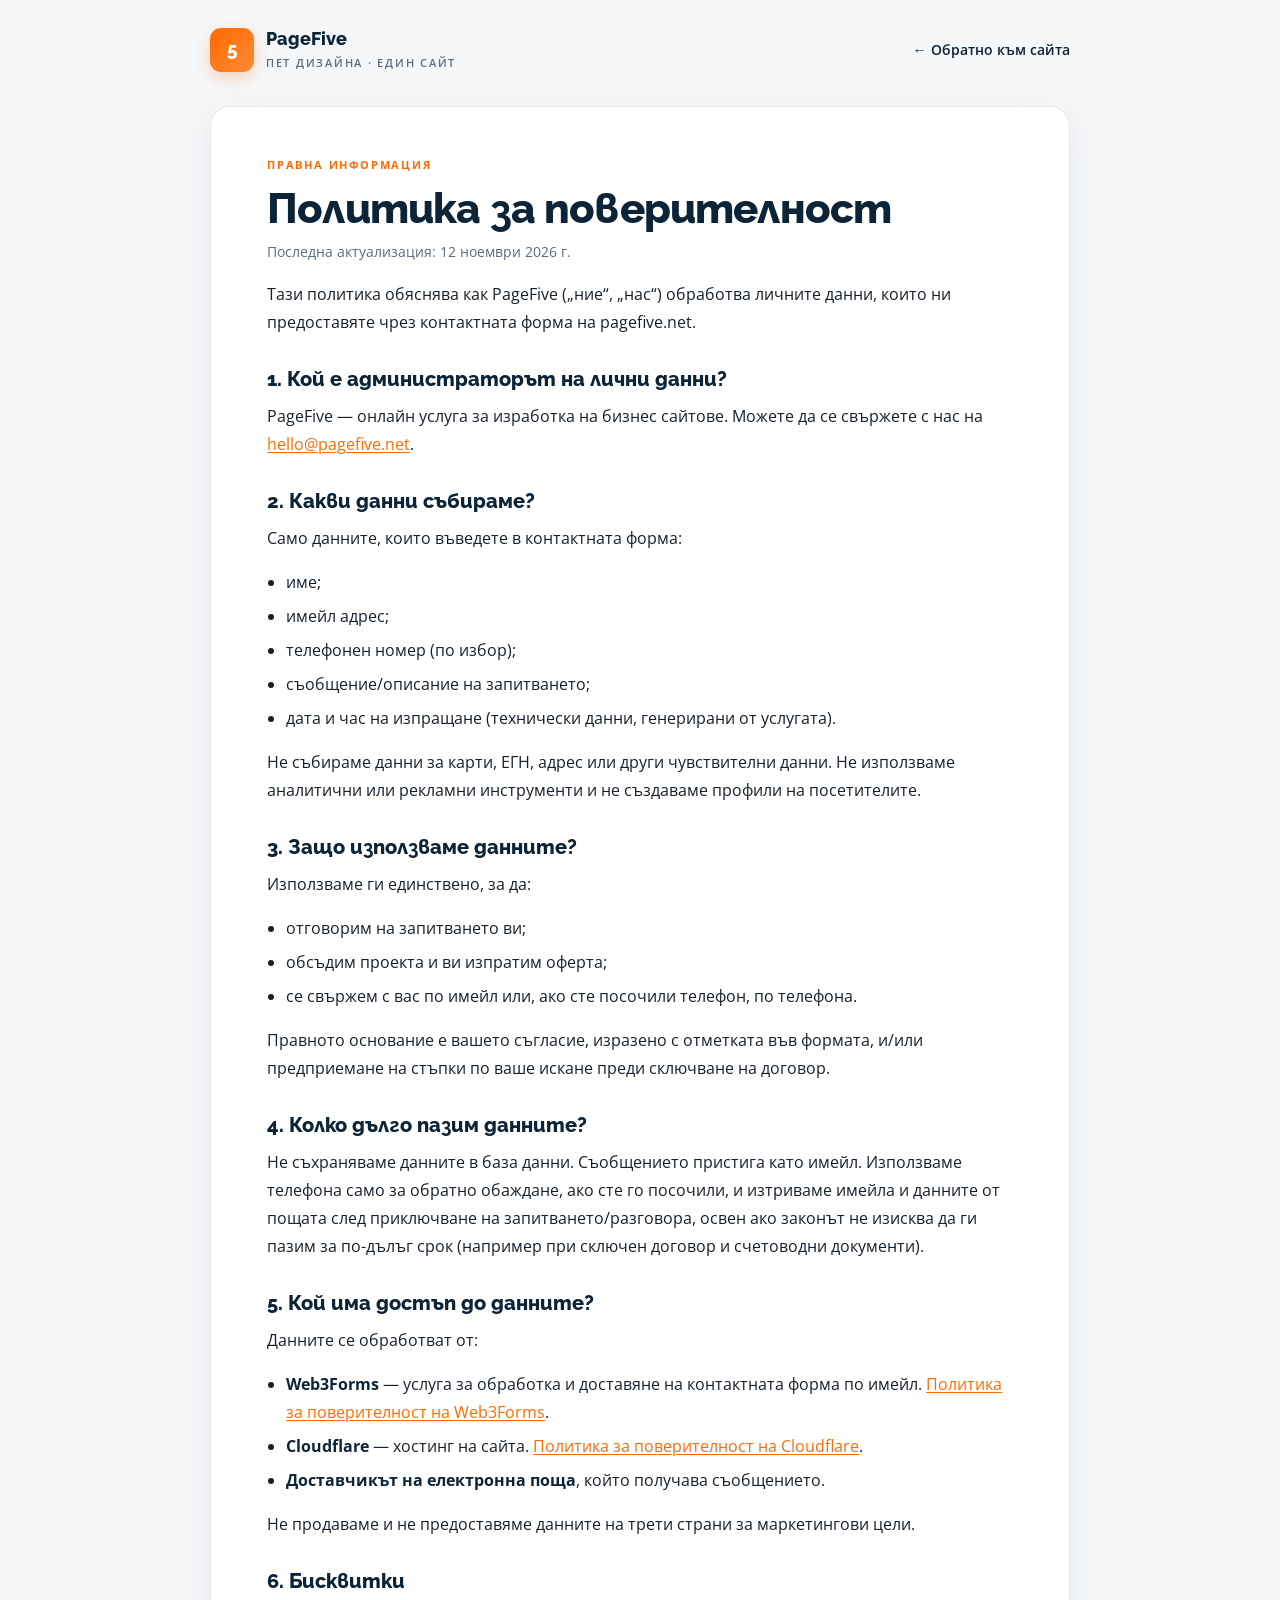
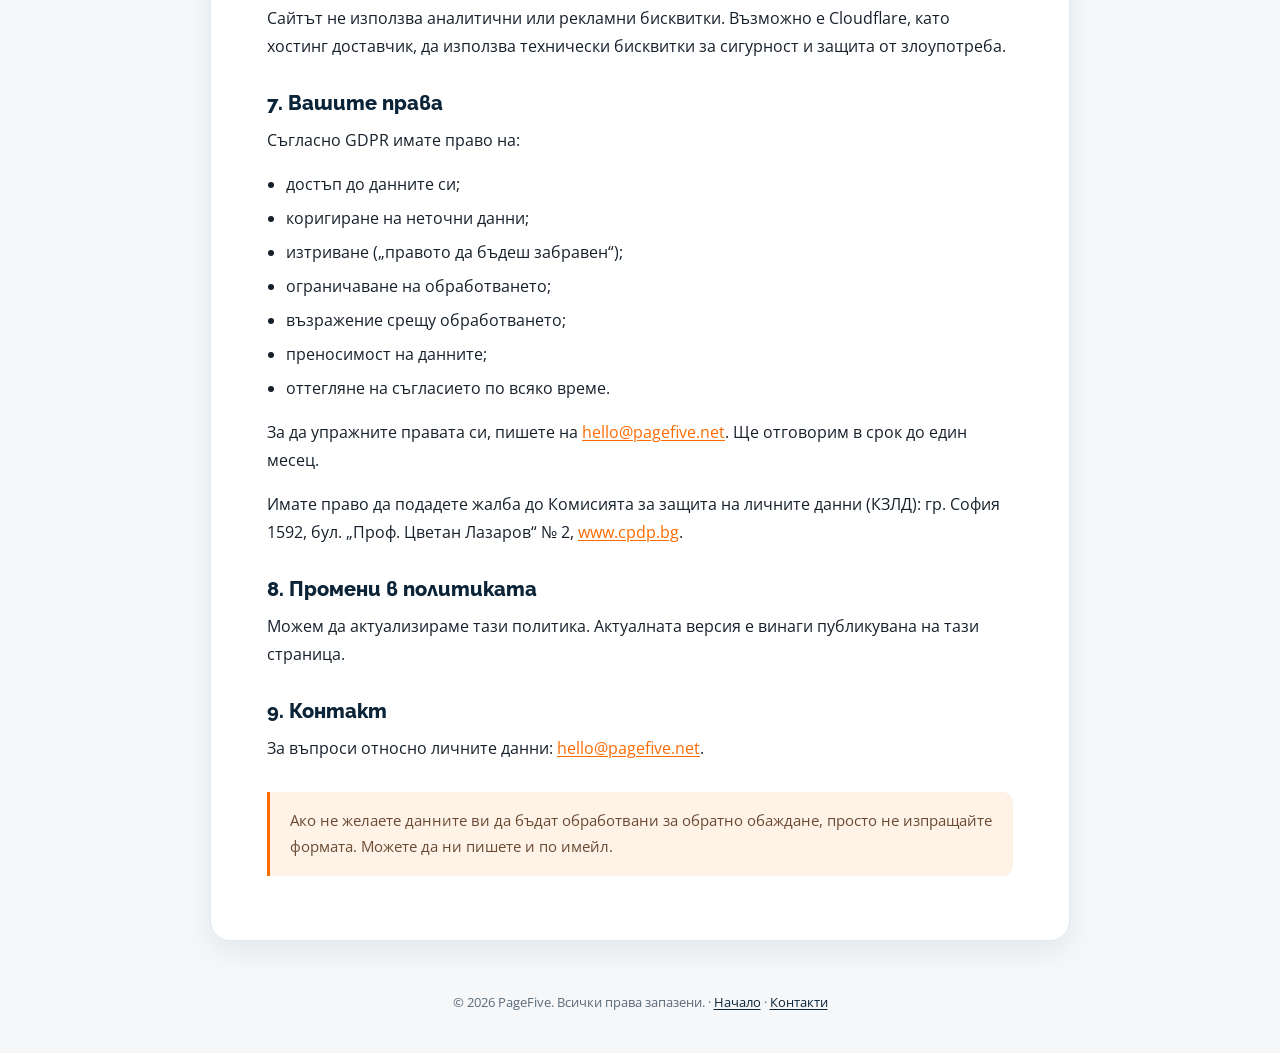
<file: privacy/index.html>
<!DOCTYPE html>
<html lang="bg">
<head>
    <meta charset="UTF-8">
    <meta name="viewport" content="width=device-width, initial-scale=1.0">
    <meta name="theme-color" content="#f5f7f9">
    <title>Политика за поверителност | PageFive</title>
    <meta name="description" content="Как PageFive обработва личните данни от контактната форма — какво събираме, защо, колко време пазим и какви са вашите права.">
    <meta name="robots" content="noindex, nofollow">
    <link rel="icon" href="../assets/favicon.svg" type="image/svg+xml">
    <link rel="apple-touch-icon" href="../assets/apple-touch-icon.png">
    <link rel="canonical" href="https://pagefive.net/privacy/">
    <link rel="preload" href="../assets/fonts/opensans-cyrillic.woff2" as="font" type="font/woff2" crossorigin>
    <link rel="preload" href="../assets/fonts/opensans-latin.woff2" as="font" type="font/woff2" crossorigin>
    <link rel="preload" href="../assets/fonts/raleway-cyrillic.woff2" as="font" type="font/woff2" crossorigin>
    <link rel="preload" href="../assets/fonts/raleway-latin.woff2" as="font" type="font/woff2" crossorigin>
    <link rel="stylesheet" href="../assets/fonts.css">
    <style>
        :root {
            --navy: #0b2438;
            --ink: #16202b;
            --muted: #5b6b7b;
            --line: #e3e8ee;
            --bg: #f5f7f9;
            --white: #ffffff;
            --orange: #ff6a00;
            --orange-2: #ff8a37;
            --font-head: 'Raleway', -apple-system, BlinkMacSystemFont, 'Segoe UI', sans-serif;
            --font-body: 'Open Sans', -apple-system, BlinkMacSystemFont, 'Segoe UI', sans-serif;
        }

        * { margin: 0; padding: 0; box-sizing: border-box; }
        html { scroll-behavior: smooth; }
        body {
            background: var(--bg);
            color: var(--ink);
            font-family: var(--font-body);
            font-size: 16px;
            line-height: 1.75;
            -webkit-font-smoothing: antialiased;
        }
        a { color: var(--orange); text-decoration: underline; text-underline-offset: 2px; }
        a:hover { color: #d95700; }

        .wrap { width: min(860px, calc(100% - 40px)); margin-inline: auto; }

        .site-head { padding: 28px 0 0; }
        .head-inner {
            display: flex;
            align-items: center;
            justify-content: space-between;
            gap: 20px;
        }
        .brand { display: inline-flex; align-items: center; gap: 12px; text-decoration: none; }
        .brand-mark {
            width: 44px;
            height: 44px;
            border-radius: 11px;
            display: grid;
            place-items: center;
            background: linear-gradient(135deg, var(--orange), var(--orange-2));
            color: #fff;
            font-family: var(--font-head);
            font-weight: 800;
            font-size: 1.2rem;
            box-shadow: 0 6px 16px rgba(255, 106, 0, 0.25);
        }
        .brand-name {
            display: block;
            font-family: var(--font-head);
            font-weight: 800;
            font-size: 1.15rem;
            color: var(--navy);
            line-height: 1.15;
        }
        .brand-sub {
            display: block;
            color: var(--muted);
            font-size: 0.68rem;
            font-weight: 600;
            letter-spacing: 0.16em;
            text-transform: uppercase;
            margin-top: 3px;
        }
        .back-link {
            color: var(--navy);
            font-size: 0.9rem;
            font-weight: 600;
            text-decoration: none;
            white-space: nowrap;
        }
        .back-link:hover { color: var(--orange); }

        .policy {
            margin: 34px 0 50px;
            padding: 48px 56px;
            background: var(--white);
            border: 1px solid var(--line);
            border-radius: 20px;
            box-shadow: 0 10px 30px rgba(11, 36, 56, 0.07);
        }
        .kicker {
            color: var(--orange);
            font-size: 0.7rem;
            font-weight: 700;
            letter-spacing: 0.16em;
            text-transform: uppercase;
            margin-bottom: 10px;
        }
        h1 {
            font-family: var(--font-head);
            font-size: clamp(1.9rem, 4vw, 2.6rem);
            font-weight: 800;
            line-height: 1.15;
            letter-spacing: -0.02em;
            color: var(--navy);
            margin-bottom: 8px;
        }
        .updated { color: var(--muted); font-size: 0.85rem; margin-bottom: 28px; }
        .policy p { margin-bottom: 16px; }
        .policy h2 {
            font-family: var(--font-head);
            font-size: 1.25rem;
            font-weight: 800;
            color: var(--navy);
            margin: 30px 0 10px;
            line-height: 1.3;
        }
        .policy ul { margin: 0 0 16px 1.2rem; }
        .policy li { margin-bottom: 6px; }
        .policy strong { color: var(--navy); }
        .note {
            margin-top: 30px;
            padding: 16px 20px;
            border-left: 3px solid var(--orange);
            border-radius: 0 10px 10px 0;
            background: #fff3e8;
            color: #6b4a33;
            font-size: 0.92rem;
        }

        footer {
            padding: 0 0 40px;
            color: var(--muted);
            font-size: 0.8rem;
            text-align: center;
        }
        footer a { color: var(--navy); }

        @media (max-width: 640px) {
            .policy { padding: 30px 22px; margin-top: 24px; }
            .brand-sub { display: none; }
            .head-inner { align-items: flex-start; }
        }
    </style>
</head>
<body>
    <header class="site-head">
        <div class="wrap head-inner">
            <a class="brand" href="/" aria-label="PageFive — начало">
                <span class="brand-mark" aria-hidden="true">5</span>
                <span>
                    <span class="brand-name">PageFive</span>
                    <span class="brand-sub">Пет дизайна · един сайт</span>
                </span>
            </a>
            <a class="back-link" href="/">← Обратно към сайта</a>
        </div>
    </header>

    <main class="wrap">
        <article class="policy">
            <div class="kicker">Правна информация</div>
            <h1>Политика за поверителност</h1>
            <p class="updated">Последна актуализация: 12 ноември 2026 г.</p>

            <p>Тази политика обяснява как PageFive („ние“, „нас“) обработва личните данни, които ни предоставяте чрез контактната форма на pagefive.net.</p>

            <h2>1. Кой е администраторът на лични данни?</h2>
            <p>PageFive — онлайн услуга за изработка на бизнес сайтове. Можете да се свържете с нас на <a href="mailto:hello@pagefive.net">hello@pagefive.net</a>.</p>

            <h2>2. Какви данни събираме?</h2>
            <p>Само данните, които въведете в контактната форма:</p>
            <ul>
                <li>име;</li>
                <li>имейл адрес;</li>
                <li>телефонен номер (по избор);</li>
                <li>съобщение/описание на запитването;</li>
                <li>дата и час на изпращане (технически данни, генерирани от услугата).</li>
            </ul>
            <p>Не събираме данни за карти, ЕГН, адрес или други чувствителни данни. Не използваме аналитични или рекламни инструменти и не създаваме профили на посетителите.</p>

            <h2>3. Защо използваме данните?</h2>
            <p>Използваме ги единствено, за да:</p>
            <ul>
                <li>отговорим на запитването ви;</li>
                <li>обсъдим проекта и ви изпратим оферта;</li>
                <li>се свържем с вас по имейл или, ако сте посочили телефон, по телефона.</li>
            </ul>
            <p>Правното основание е вашето съгласие, изразено с отметката във формата, и/или предприемане на стъпки по ваше искане преди сключване на договор.</p>

            <h2>4. Колко дълго пазим данните?</h2>
            <p>Не съхраняваме данните в база данни. Съобщението пристига като имейл. Използваме телефона само за обратно обаждане, ако сте го посочили, и изтриваме имейла и данните от пощата след приключване на запитването/разговора, освен ако законът не изисква да ги пазим за по-дълъг срок (например при сключен договор и счетоводни документи).</p>

            <h2>5. Кой има достъп до данните?</h2>
            <p>Данните се обработват от:</p>
            <ul>
                <li><strong>Web3Forms</strong> — услуга за обработка и доставяне на контактната форма по имейл. <a href="https://web3forms.com/privacy" target="_blank" rel="noopener">Политика за поверителност на Web3Forms</a>.</li>
                <li><strong>Cloudflare</strong> — хостинг на сайта. <a href="https://www.cloudflare.com/privacypolicy/" target="_blank" rel="noopener">Политика за поверителност на Cloudflare</a>.</li>
                <li><strong>Доставчикът на електронна поща</strong>, който получава съобщението.</li>
            </ul>
            <p>Не продаваме и не предоставяме данните на трети страни за маркетингови цели.</p>

            <h2>6. Бисквитки</h2>
            <p>Сайтът не използва аналитични или рекламни бисквитки. Възможно е Cloudflare, като хостинг доставчик, да използва технически бисквитки за сигурност и защита от злоупотреба.</p>

            <h2>7. Вашите права</h2>
            <p>Съгласно GDPR имате право на:</p>
            <ul>
                <li>достъп до данните си;</li>
                <li>коригиране на неточни данни;</li>
                <li>изтриване („правото да бъдеш забравен“);</li>
                <li>ограничаване на обработването;</li>
                <li>възражение срещу обработването;</li>
                <li>преносимост на данните;</li>
                <li>оттегляне на съгласието по всяко време.</li>
            </ul>
            <p>За да упражните правата си, пишете на <a href="mailto:hello@pagefive.net">hello@pagefive.net</a>. Ще отговорим в срок до един месец.</p>
            <p>Имате право да подадете жалба до Комисията за защита на личните данни (КЗЛД): гр. София 1592, бул. „Проф. Цветан Лазаров“ № 2, <a href="https://www.cpdp.bg" target="_blank" rel="noopener">www.cpdp.bg</a>.</p>

            <h2>8. Промени в политиката</h2>
            <p>Можем да актуализираме тази политика. Актуалната версия е винаги публикувана на тази страница.</p>

            <h2>9. Контакт</h2>
            <p>За въпроси относно личните данни: <a href="mailto:hello@pagefive.net">hello@pagefive.net</a>.</p>

            <p class="note">Ако не желаете данните ви да бъдат обработвани за обратно обаждане, просто не изпращайте формата. Можете да ни пишете и по имейл.</p>
        </article>
    </main>

    <footer>
        <div class="wrap">
            <p>© 2026 PageFive. Всички права запазени. · <a href="/">Начало</a> · <a href="/#contact">Контакти</a></p>
        </div>
    </footer>
</body>
</html>
</file>
<file: assets/fonts.css>
@font-face {
  font-family: 'Open Sans';
  font-style: normal;
  font-weight: 400 700;
  font-display: optional;
  src: url('fonts/opensans-cyrillic.woff2') format('woff2');
  unicode-range: U+0301, U+0400-045F, U+0490-0491, U+04B0-04B1, U+2116;
}
@font-face {
  font-family: 'Open Sans';
  font-style: normal;
  font-weight: 400 700;
  font-display: optional;
  src: url('fonts/opensans-latin.woff2') format('woff2');
  unicode-range: U+0000-00FF, U+0131, U+0152-0153, U+02BB-02BC, U+02C6, U+02DA, U+02DC, U+0304, U+0308, U+0329, U+2000-206F, U+20AC, U+2122, U+2191, U+2193, U+2212, U+2215, U+FEFF, U+FFFD;
}
@font-face {
  font-family: 'Raleway';
  font-style: normal;
  font-weight: 600 800;
  font-display: optional;
  src: url('fonts/raleway-cyrillic.woff2') format('woff2');
  unicode-range: U+0301, U+0400-045F, U+0490-0491, U+04B0-04B1, U+2116;
}
@font-face {
  font-family: 'Raleway';
  font-style: normal;
  font-weight: 600 800;
  font-display: optional;
  src: url('fonts/raleway-latin.woff2') format('woff2');
  unicode-range: U+0000-00FF, U+0131, U+0152-0153, U+02BB-02BC, U+02C6, U+02DA, U+02DC, U+0304, U+0308, U+0329, U+2000-206F, U+20AC, U+2122, U+2191, U+2193, U+2212, U+2215, U+FEFF, U+FFFD;
}
</file>
